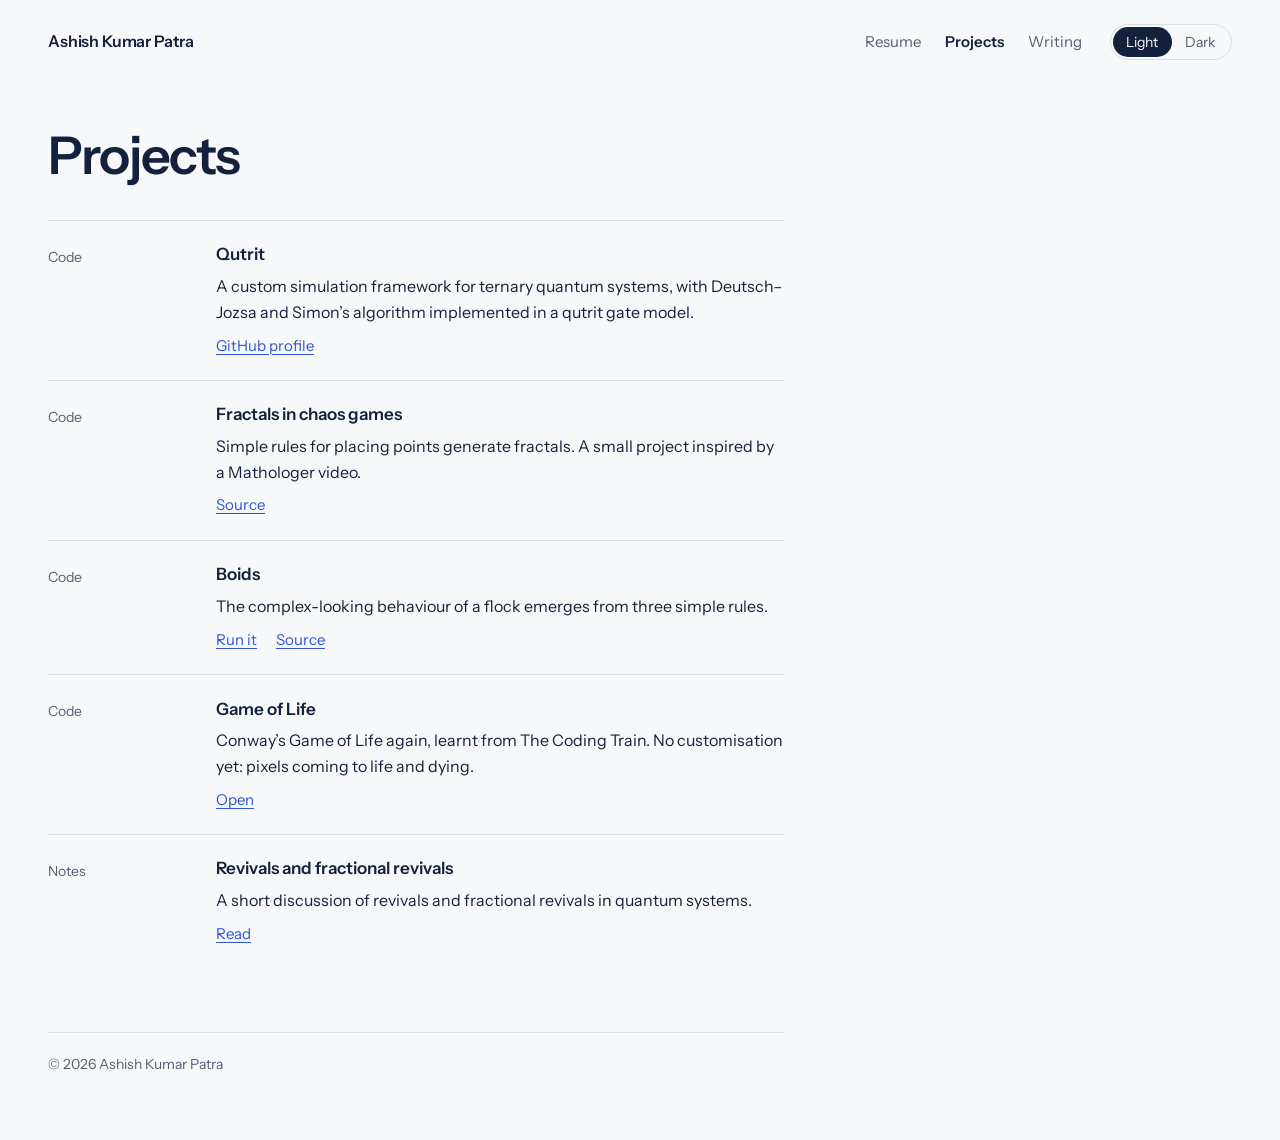
<file: articles/projects.html>
<!DOCTYPE html>
<html lang="en">
<head>
  <meta charset="utf-8">
  <meta name="viewport" content="width=device-width, initial-scale=1">
  <title>Projects | Ashish Kumar Patra</title>
  <meta name="description" content="Code and small projects by Ashish Kumar Patra: simulations, fractals, boids and a qutrit simulator.">
  <meta name="color-scheme" content="light dark">
  <meta property="og:title" content="Projects | Ashish Kumar Patra">
  <meta property="og:description" content="Code and small projects by Ashish Kumar Patra: simulations, fractals, boids and a qutrit simulator.">
  <meta property="og:type" content="website">
  <meta property="og:url" content="https://ashishkp.in/articles/projects.html">
  <script src="../assets/site.js"></script>
  <link rel="icon" href="data:image/svg+xml,%3Csvg xmlns='http://www.w3.org/2000/svg' viewBox='0 0 64 64'%3E%3Crect width='64' height='64' rx='14' fill='%232F55D4'/%3E%3Ctext x='32' y='45' font-family='Georgia,serif' font-size='40' text-anchor='middle' fill='white'%3EA%3C/text%3E%3C/svg%3E">
  <link rel="preconnect" href="https://fonts.googleapis.com">
  <link rel="preconnect" href="https://fonts.gstatic.com" crossorigin>
  <link href="https://fonts.googleapis.com/css2?family=Instrument+Sans:ital,wght@0,400..700;1,400..700&display=swap" rel="stylesheet">
  <link rel="stylesheet" href="../assets/style.css">
</head>

<body>
  <a class="skip" href="#main">Skip to content</a>

  <header class="top">
    <a class="home" href="../index.html">Ashish Kumar Patra</a>
    <div class="top-right">
      <nav aria-label="Pages">
        <ul>
          <li><a href="resume.html">Resume</a></li>
          <li><a href="projects.html" aria-current="page">Projects</a></li>
          <li><a href="writing.html">Writing</a></li>
        </ul>
      </nav>
      <div class="theme" role="group" aria-label="Colour theme">
        <button type="button" data-theme-choice="light" aria-pressed="false">Light</button>
        <button type="button" data-theme-choice="dark" aria-pressed="false">Dark</button>
      </div>
    </div>
  </header>

  <div class="page">
    <main id="main">
      <h1 class="title">Projects</h1>

      <section aria-label="Projects">
<article class="entry">
          <p class="when">Code</p>
          <div class="what">
            <h3>Qutrit</h3>
            <p class="summary">A custom simulation framework for ternary quantum systems, with Deutsch&ndash;Jozsa and Simon&rsquo;s algorithm implemented in a qutrit gate model.</p>
            <p class="links"><a href="https://github.com/ashish-kp" rel="noopener">GitHub profile</a></p>
          </div>
        </article>

<article class="entry">
          <p class="when">Code</p>
          <div class="what">
            <h3>Fractals in chaos games</h3>
            <p class="summary">Simple rules for placing points generate fractals. A small project inspired by a Mathologer video.</p>
            <p class="links"><a href="https://github.com/ashish-kp/fractals_from_chaos_game" rel="noopener">Source</a></p>
          </div>
        </article>

<article class="entry">
          <p class="when">Code</p>
          <div class="what">
            <h3>Boids</h3>
            <p class="summary">The complex-looking behaviour of a flock emerges from three simple rules.</p>
            <p class="links">
              <a href="https://www.glowscript.org/#/user/p.b.ashish786/folder/MyPrograms/program/boids" rel="noopener">Run it</a>
              <a href="https://github.com/ashish-kp/Boids_Boi" rel="noopener">Source</a>
            </p>
          </div>
        </article>

<article class="entry">
          <p class="when">Code</p>
          <div class="what">
            <h3>Game of Life</h3>
            <p class="summary">Conway&rsquo;s Game of Life again, learnt from The Coding Train. No customisation yet: pixels coming to life and dying.</p>
            <p class="links"><a href="../others/game_of_life/the_game.html">Open</a></p>
          </div>
        </article>

<article class="entry">
          <p class="when">Notes</p>
          <div class="what">
            <h3>Revivals and fractional revivals</h3>
            <p class="summary">A short discussion of revivals and fractional revivals in quantum systems.</p>
            <p class="links"><a href="https://drive.google.com/file/d/1EnmGRT3whFDGnIUfVNWVLsKr3d_BPI36/view?usp=sharing" rel="noopener">Read</a></p>
          </div>
        </article>
      </section>

      <footer>
        &copy; 2026 Ashish Kumar Patra
      </footer>
    </main>
  </div>
</body>
</html>
</file>
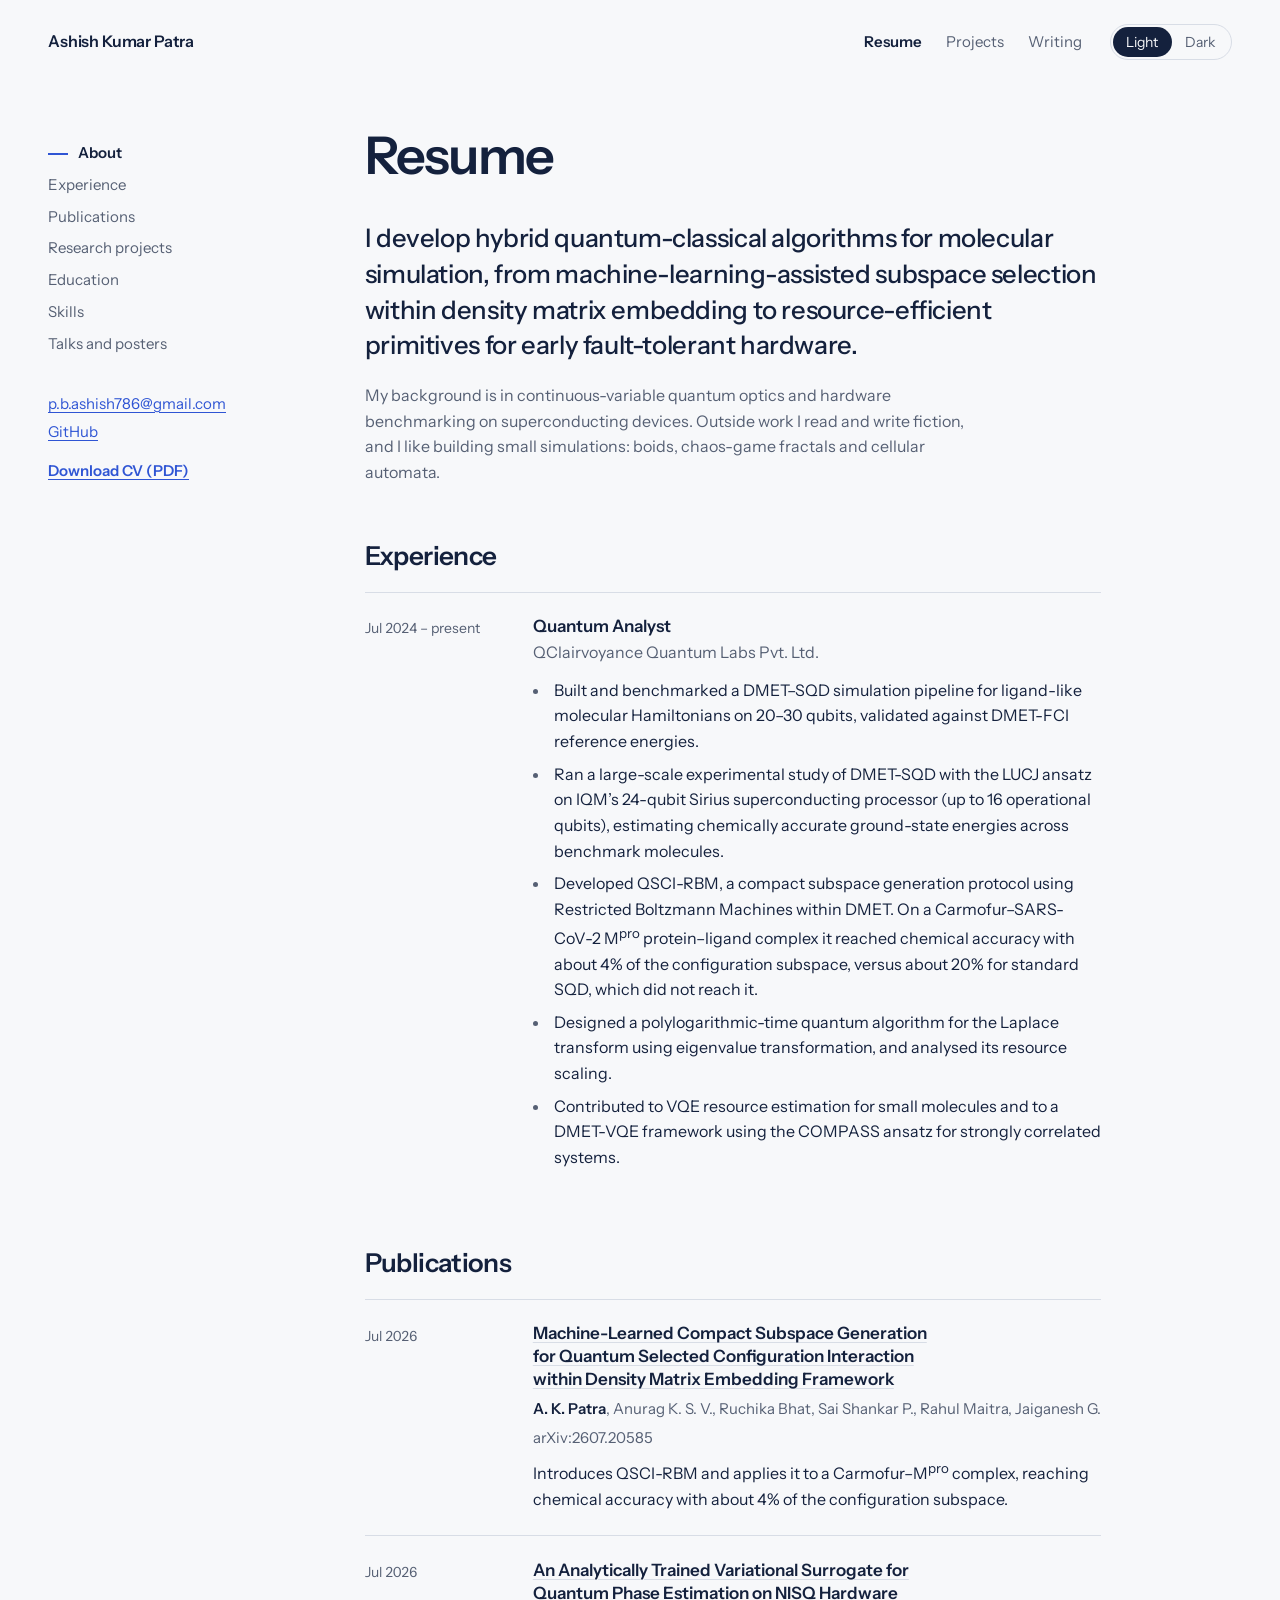
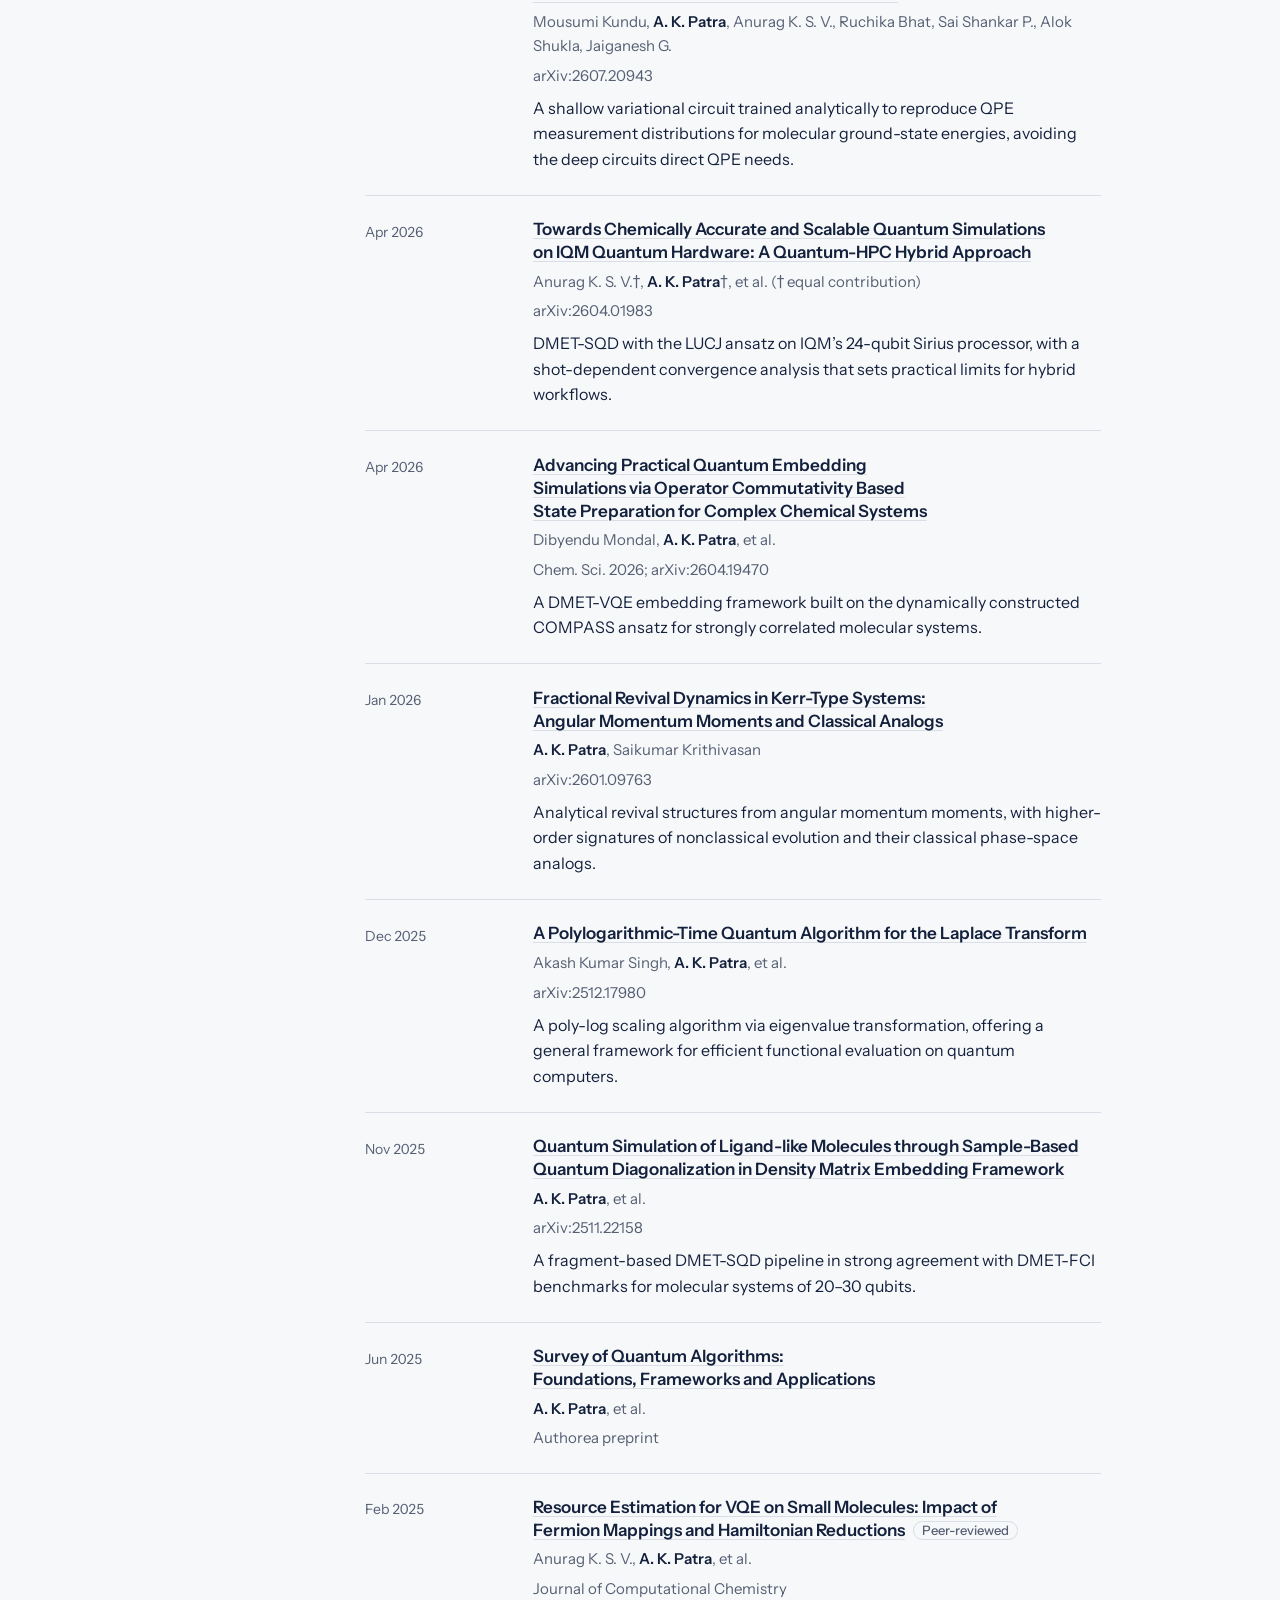
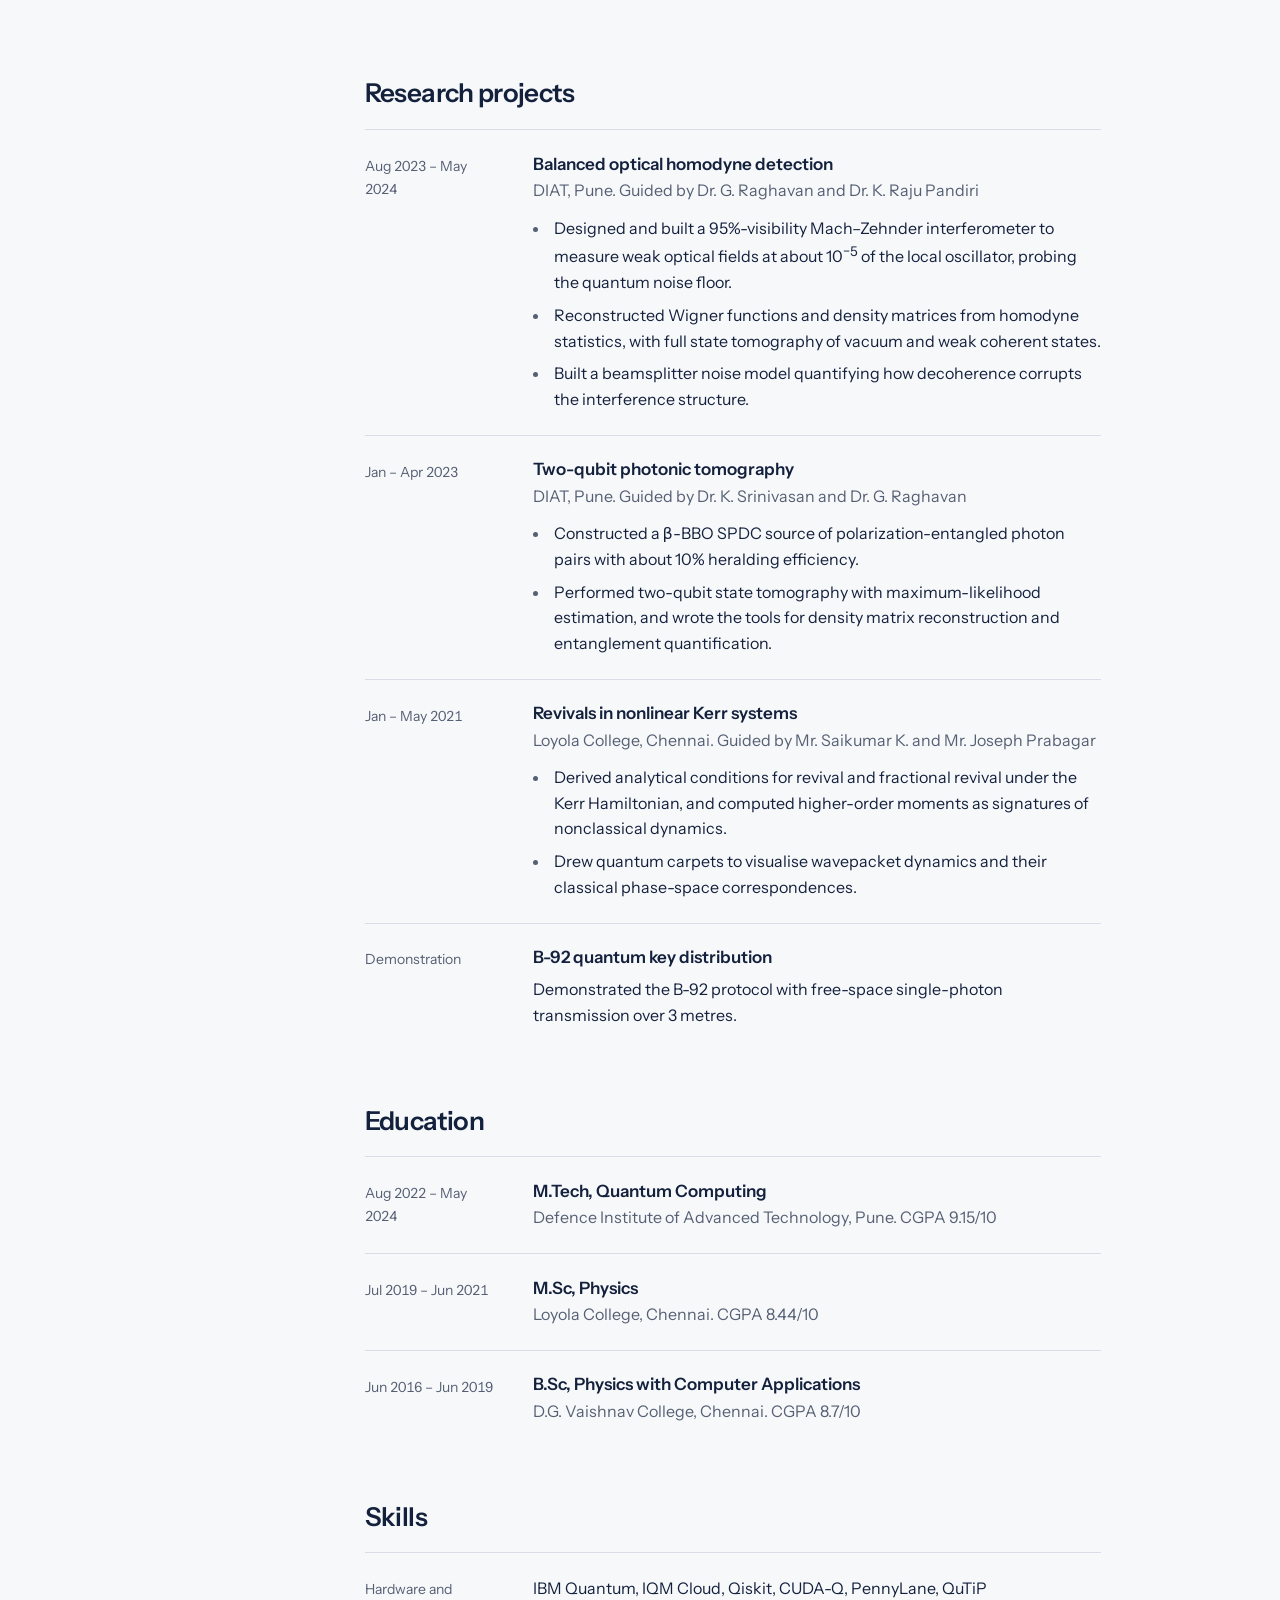
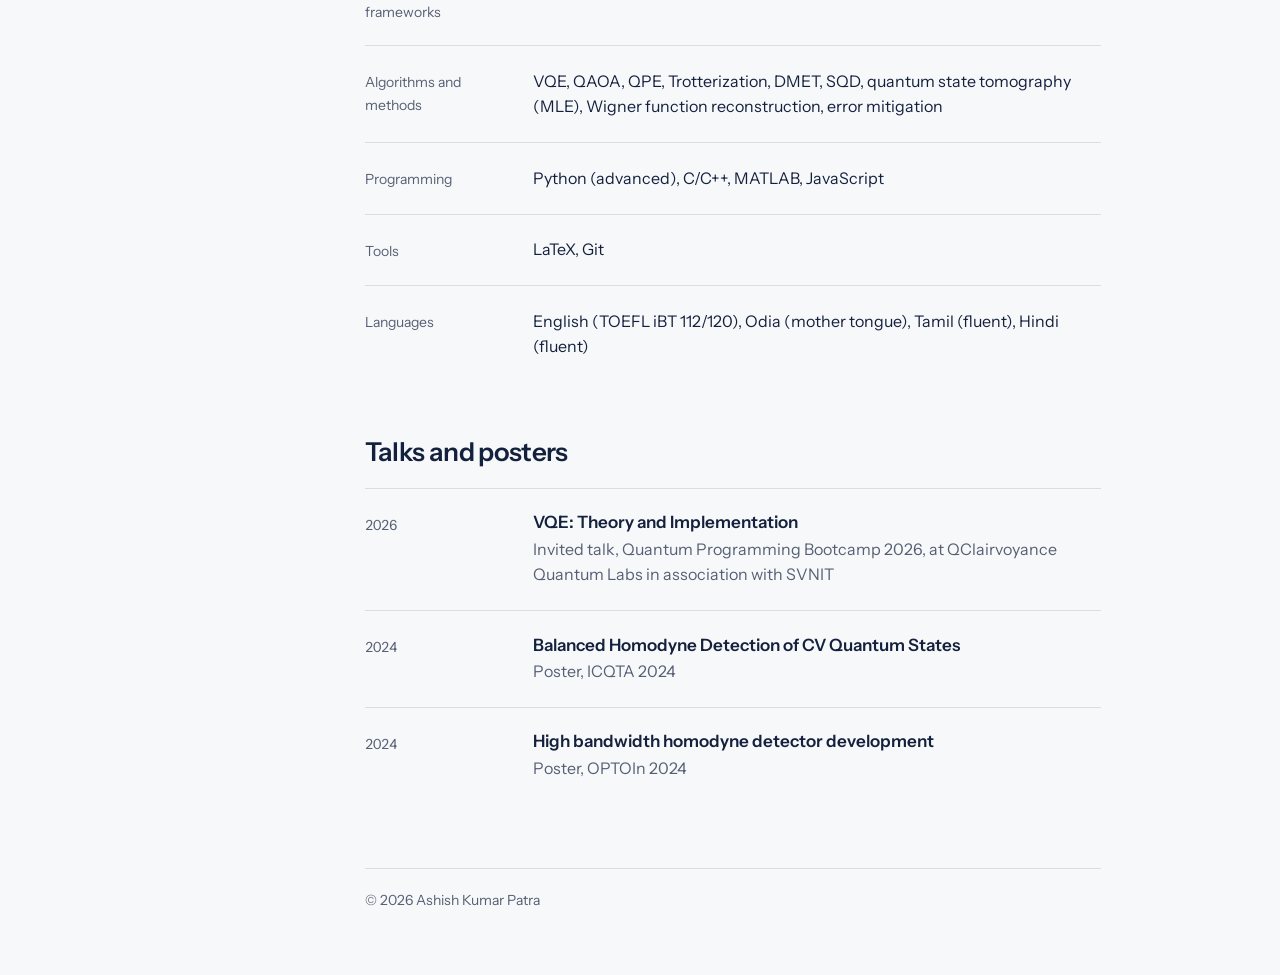
<file: articles/resume.html>
<!DOCTYPE html>
<html lang="en">
<head>
  <meta charset="utf-8">
  <meta name="viewport" content="width=device-width, initial-scale=1">
  <title>Resume | Ashish Kumar Patra</title>
  <meta name="description" content="Experience, publications, research projects, education and skills of Ashish Kumar Patra, a quantum analyst working on molecular simulation.">
  <meta name="color-scheme" content="light dark">
  <meta property="og:title" content="Resume | Ashish Kumar Patra">
  <meta property="og:description" content="Experience, publications, research projects, education and skills of Ashish Kumar Patra, a quantum analyst working on molecular simulation.">
  <meta property="og:type" content="website">
  <meta property="og:url" content="https://ashishkp.in/articles/resume.html">
  <script src="../assets/site.js"></script>
  <link rel="icon" href="data:image/svg+xml,%3Csvg xmlns='http://www.w3.org/2000/svg' viewBox='0 0 64 64'%3E%3Crect width='64' height='64' rx='14' fill='%232F55D4'/%3E%3Ctext x='32' y='45' font-family='Georgia,serif' font-size='40' text-anchor='middle' fill='white'%3EA%3C/text%3E%3C/svg%3E">
  <link rel="preconnect" href="https://fonts.googleapis.com">
  <link rel="preconnect" href="https://fonts.gstatic.com" crossorigin>
  <link href="https://fonts.googleapis.com/css2?family=Instrument+Sans:ital,wght@0,400..700;1,400..700&display=swap" rel="stylesheet">
  <link rel="stylesheet" href="../assets/style.css">
</head>

<body>
  <a class="skip" href="#main">Skip to content</a>

  <header class="top">
    <a class="home" href="../index.html">Ashish Kumar Patra</a>
    <div class="top-right">
      <nav aria-label="Pages">
        <ul>
          <li><a href="resume.html" aria-current="page">Resume</a></li>
          <li><a href="projects.html">Projects</a></li>
          <li><a href="writing.html">Writing</a></li>
        </ul>
      </nav>
      <div class="theme" role="group" aria-label="Colour theme">
        <button type="button" data-theme-choice="light" aria-pressed="false">Light</button>
        <button type="button" data-theme-choice="dark" aria-pressed="false">Dark</button>
      </div>
    </div>
  </header>

  <div class="page">
    <div class="layout">
      <aside class="side">
        <nav aria-label="On this page">
          <ul class="nav">
            <li><a href="#about">About</a></li>
            <li><a href="#experience">Experience</a></li>
            <li><a href="#publications">Publications</a></li>
            <li><a href="#research">Research projects</a></li>
            <li><a href="#education">Education</a></li>
            <li><a href="#skills">Skills</a></li>
            <li><a href="#talks">Talks and posters</a></li>
          </ul>
        </nav>

        <ul class="contact">
          <li><a href="mailto:p.b.ashish786@gmail.com">p.b.ashish786@gmail.com</a></li>
          <li><a href="https://github.com/ashish-kp" rel="noopener">GitHub</a></li>
          <!-- Add when ready:
          <li><a href="YOUR_GOOGLE_SCHOLAR_URL" rel="noopener">Google Scholar</a></li>
          <li><a href="YOUR_LINKEDIN_URL" rel="noopener">LinkedIn</a></li>
          -->
          <li class="cv"><a href="../assets/Ashish_Resume_Oct_2026_Updated.pdf">Download CV (PDF)</a></li>
        </ul>
      </aside>

      <main id="main">
        <h1 class="title">Resume</h1>

      <section id="about" class="about" aria-label="About">
              <p class="lede">I develop hybrid quantum-classical algorithms for molecular simulation, from machine-learning-assisted subspace selection within density matrix embedding to resource-efficient primitives for early fault-tolerant hardware.</p>
              <p>My background is in continuous-variable quantum optics and hardware benchmarking on superconducting devices. Outside work I read and write fiction, and I like building small simulations: boids, chaos-game fractals and cellular automata.</p>
            </section>

      <section id="experience" aria-labelledby="h-experience">
              <h2 id="h-experience">Experience</h2>
              <article class="entry">
                <p class="when">Jul 2024 &ndash; present</p>
                <div class="what">
                  <h3>Quantum Analyst</h3>
                  <p class="where">QClairvoyance Quantum Labs Pvt. Ltd.</p>
                  <ul>
                    <li>Built and benchmarked a DMET&ndash;SQD simulation pipeline for ligand-like molecular Hamiltonians on 20&ndash;30 qubits, validated against DMET-FCI reference energies.</li>
                    <li>Ran a large-scale experimental study of DMET-SQD with the LUCJ ansatz on IQM&rsquo;s 24-qubit Sirius superconducting processor (up to 16 operational qubits), estimating chemically accurate ground-state energies across benchmark molecules.</li>
                    <li>Developed QSCI-RBM, a compact subspace generation protocol using Restricted Boltzmann Machines within DMET. On a Carmofur&ndash;SARS-CoV-2 M<sup>pro</sup> protein&ndash;ligand complex it reached chemical accuracy with about 4% of the configuration subspace, versus about 20% for standard SQD, which did not reach it.</li>
                    <li>Designed a polylogarithmic-time quantum algorithm for the Laplace transform using eigenvalue transformation, and analysed its resource scaling.</li>
                    <li>Contributed to VQE resource estimation for small molecules and to a DMET-VQE framework using the COMPASS ansatz for strongly correlated systems.</li>
                  </ul>
                </div>
              </article>
            </section>

      <section id="publications" aria-labelledby="h-publications">
              <h2 id="h-publications">Publications</h2>

              <article class="entry">
                <p class="when">Jul 2026</p>
                <div class="what">
                  <h3><a href="https://arxiv.org/abs/2607.20585" rel="noopener">Machine-Learned Compact Subspace Generation for Quantum Selected Configuration Interaction within Density Matrix Embedding Framework</a></h3>
                  <p class="meta"><strong>A. K. Patra</strong>, Anurag K. S. V., Ruchika Bhat, Sai Shankar P., Rahul Maitra, Jaiganesh G.</p>
                  <p class="meta">arXiv:2607.20585</p>
                  <p class="summary">Introduces QSCI-RBM and applies it to a Carmofur&ndash;M<sup>pro</sup> complex, reaching chemical accuracy with about 4% of the configuration subspace.</p>
                </div>
              </article>

              <article class="entry">
                <p class="when">Jul 2026</p>
                <div class="what">
                  <h3><a href="https://arxiv.org/abs/2607.20943" rel="noopener">An Analytically Trained Variational Surrogate for Quantum Phase Estimation on NISQ Hardware</a></h3>
                  <p class="meta">Mousumi Kundu, <strong>A. K. Patra</strong>, Anurag K. S. V., Ruchika Bhat, Sai Shankar P., Alok Shukla, Jaiganesh G.</p>
                  <p class="meta">arXiv:2607.20943</p>
                  <p class="summary">A shallow variational circuit trained analytically to reproduce QPE measurement distributions for molecular ground-state energies, avoiding the deep circuits direct QPE needs.</p>
                </div>
              </article>

              <article class="entry">
                <p class="when">Apr 2026</p>
                <div class="what">
                  <h3><a href="https://arxiv.org/abs/2604.01983" rel="noopener">Towards Chemically Accurate and Scalable Quantum Simulations on IQM Quantum Hardware: A Quantum-HPC Hybrid Approach</a></h3>
                  <p class="meta">Anurag K. S. V.&dagger;, <strong>A. K. Patra</strong>&dagger;, et al. (&dagger; equal contribution)</p>
                  <p class="meta">arXiv:2604.01983</p>
                  <p class="summary">DMET-SQD with the LUCJ ansatz on IQM&rsquo;s 24-qubit Sirius processor, with a shot-dependent convergence analysis that sets practical limits for hybrid workflows.</p>
                </div>
              </article>

              <article class="entry">
                <p class="when">Apr 2026</p>
                <div class="what">
                  <h3><a href="https://arxiv.org/abs/2604.19470" rel="noopener">Advancing Practical Quantum Embedding Simulations via Operator Commutativity Based State Preparation for Complex Chemical Systems</a></h3>
                  <p class="meta">Dibyendu Mondal, <strong>A. K. Patra</strong>, et al.</p>
                  <p class="meta">Chem. Sci. 2026; arXiv:2604.19470</p>
                  <p class="summary">A DMET-VQE embedding framework built on the dynamically constructed COMPASS ansatz for strongly correlated molecular systems.</p>
                </div>
              </article>

              <article class="entry">
                <p class="when">Jan 2026</p>
                <div class="what">
                  <h3><a href="https://arxiv.org/abs/2601.09763" rel="noopener">Fractional Revival Dynamics in Kerr-Type Systems: Angular Momentum Moments and Classical Analogs</a></h3>
                  <p class="meta"><strong>A. K. Patra</strong>, Saikumar Krithivasan</p>
                  <p class="meta">arXiv:2601.09763</p>
                  <p class="summary">Analytical revival structures from angular momentum moments, with higher-order signatures of nonclassical evolution and their classical phase-space analogs.</p>
                </div>
              </article>

              <article class="entry">
                <p class="when">Dec 2025</p>
                <div class="what">
                  <h3><a href="https://arxiv.org/abs/2512.17980" rel="noopener">A Polylogarithmic-Time Quantum Algorithm for the Laplace Transform</a></h3>
                  <p class="meta">Akash Kumar Singh, <strong>A. K. Patra</strong>, et al.</p>
                  <p class="meta">arXiv:2512.17980</p>
                  <p class="summary">A poly-log scaling algorithm via eigenvalue transformation, offering a general framework for efficient functional evaluation on quantum computers.</p>
                </div>
              </article>

              <article class="entry">
                <p class="when">Nov 2025</p>
                <div class="what">
                  <h3><a href="https://arxiv.org/abs/2511.22158" rel="noopener">Quantum Simulation of Ligand-like Molecules through Sample-Based Quantum Diagonalization in Density Matrix Embedding Framework</a></h3>
                  <p class="meta"><strong>A. K. Patra</strong>, et al.</p>
                  <p class="meta">arXiv:2511.22158</p>
                  <p class="summary">A fragment-based DMET-SQD pipeline in strong agreement with DMET-FCI benchmarks for molecular systems of 20&ndash;30 qubits.</p>
                </div>
              </article>

              <article class="entry">
                <p class="when">Jun 2025</p>
                <div class="what">
                  <h3><a href="https://doi.org/10.22541/au.176341037.72812424/v1" rel="noopener">Survey of Quantum Algorithms: Foundations, Frameworks and Applications</a></h3>
                  <p class="meta"><strong>A. K. Patra</strong>, et al.</p>
                  <p class="meta">Authorea preprint</p>
                </div>
              </article>

              <article class="entry">
                <p class="when">Feb 2025</p>
                <div class="what">
                  <h3><a href="https://doi.org/10.1002/jcc.70379" rel="noopener">Resource Estimation for VQE on Small Molecules: Impact of Fermion Mappings and Hamiltonian Reductions</a><span class="tag">Peer-reviewed</span></h3>
                  <p class="meta">Anurag K. S. V., <strong>A. K. Patra</strong>, et al.</p>
                  <p class="meta">Journal of Computational Chemistry</p>
                </div>
              </article>
            </section>

      <section id="research" aria-labelledby="h-research">
              <h2 id="h-research">Research projects</h2>

              <article class="entry">
                <p class="when">Aug 2023 &ndash; May 2024</p>
                <div class="what">
                  <h3>Balanced optical homodyne detection</h3>
                  <p class="where">DIAT, Pune. Guided by Dr. G. Raghavan and Dr. K. Raju Pandiri</p>
                  <ul>
                    <li>Designed and built a 95%-visibility Mach&ndash;Zehnder interferometer to measure weak optical fields at about 10<sup>&minus;5</sup> of the local oscillator, probing the quantum noise floor.</li>
                    <li>Reconstructed Wigner functions and density matrices from homodyne statistics, with full state tomography of vacuum and weak coherent states.</li>
                    <li>Built a beamsplitter noise model quantifying how decoherence corrupts the interference structure.</li>
                  </ul>
                </div>
              </article>

              <article class="entry">
                <p class="when">Jan &ndash; Apr 2023</p>
                <div class="what">
                  <h3>Two-qubit photonic tomography</h3>
                  <p class="where">DIAT, Pune. Guided by Dr. K. Srinivasan and Dr. G. Raghavan</p>
                  <ul>
                    <li>Constructed a &beta;-BBO SPDC source of polarization-entangled photon pairs with about 10% heralding efficiency.</li>
                    <li>Performed two-qubit state tomography with maximum-likelihood estimation, and wrote the tools for density matrix reconstruction and entanglement quantification.</li>
                  </ul>
                </div>
              </article>

              <article class="entry">
                <p class="when">Jan &ndash; May 2021</p>
                <div class="what">
                  <h3>Revivals in nonlinear Kerr systems</h3>
                  <p class="where">Loyola College, Chennai. Guided by Mr. Saikumar K. and Mr. Joseph Prabagar</p>
                  <ul>
                    <li>Derived analytical conditions for revival and fractional revival under the Kerr Hamiltonian, and computed higher-order moments as signatures of nonclassical dynamics.</li>
                    <li>Drew quantum carpets to visualise wavepacket dynamics and their classical phase-space correspondences.</li>
                  </ul>
                </div>
              </article>

              <article class="entry">
                <p class="when">Demonstration</p>
                <div class="what">
                  <h3>B-92 quantum key distribution</h3>
                  <p class="summary">Demonstrated the B-92 protocol with free-space single-photon transmission over 3 metres.</p>
                </div>
              </article>
            </section>

      <section id="education" aria-labelledby="h-education">
              <h2 id="h-education">Education</h2>

              <article class="entry">
                <p class="when">Aug 2022 &ndash; May 2024</p>
                <div class="what">
                  <h3>M.Tech, Quantum Computing</h3>
                  <p class="where">Defence Institute of Advanced Technology, Pune. CGPA 9.15/10</p>
                </div>
              </article>

              <article class="entry">
                <p class="when">Jul 2019 &ndash; Jun 2021</p>
                <div class="what">
                  <h3>M.Sc, Physics</h3>
                  <p class="where">Loyola College, Chennai. CGPA 8.44/10</p>
                </div>
              </article>

              <article class="entry">
                <p class="when">Jun 2016 &ndash; Jun 2019</p>
                <div class="what">
                  <h3>B.Sc, Physics with Computer Applications</h3>
                  <p class="where">D.G. Vaishnav College, Chennai. CGPA 8.7/10</p>
                </div>
              </article>
            </section>

      <section id="skills" aria-labelledby="h-skills">
              <h2 id="h-skills">Skills</h2>

              <article class="entry">
                <p class="when">Hardware and frameworks</p>
                <div class="what"><p class="summary" style="margin-top:0">IBM Quantum, IQM Cloud, Qiskit, CUDA-Q, PennyLane, QuTiP</p></div>
              </article>
              <article class="entry">
                <p class="when">Algorithms and methods</p>
                <div class="what"><p class="summary" style="margin-top:0">VQE, QAOA, QPE, Trotterization, DMET, SQD, quantum state tomography (MLE), Wigner function reconstruction, error mitigation</p></div>
              </article>
              <article class="entry">
                <p class="when">Programming</p>
                <div class="what"><p class="summary" style="margin-top:0">Python (advanced), C/C++, MATLAB, JavaScript</p></div>
              </article>
              <article class="entry">
                <p class="when">Tools</p>
                <div class="what"><p class="summary" style="margin-top:0">LaTeX, Git</p></div>
              </article>
              <article class="entry">
                <p class="when">Languages</p>
                <div class="what"><p class="summary" style="margin-top:0">English (TOEFL iBT 112/120), Odia (mother tongue), Tamil (fluent), Hindi (fluent)</p></div>
              </article>
            </section>

      <section id="talks" aria-labelledby="h-talks">
              <h2 id="h-talks">Talks and posters</h2>

              <article class="entry">
                <p class="when">2026</p>
                <div class="what">
                  <h3>VQE: Theory and Implementation</h3>
                  <p class="where">Invited talk, Quantum Programming Bootcamp 2026, at QClairvoyance Quantum Labs in association with SVNIT</p>
                </div>
              </article>
              <article class="entry">
                <p class="when">2024</p>
                <div class="what">
                  <h3>Balanced Homodyne Detection of CV Quantum States</h3>
                  <p class="where">Poster, ICQTA 2024</p>
                </div>
              </article>
              <article class="entry">
                <p class="when">2024</p>
                <div class="what">
                  <h3>High bandwidth homodyne detector development</h3>
                  <p class="where">Poster, OPTOIn 2024</p>
                </div>
              </article>
            </section>

      <footer>
        &copy; 2026 Ashish Kumar Patra
      </footer>
      </main>
    </div>
  </div>
</body>
</html>
</file>
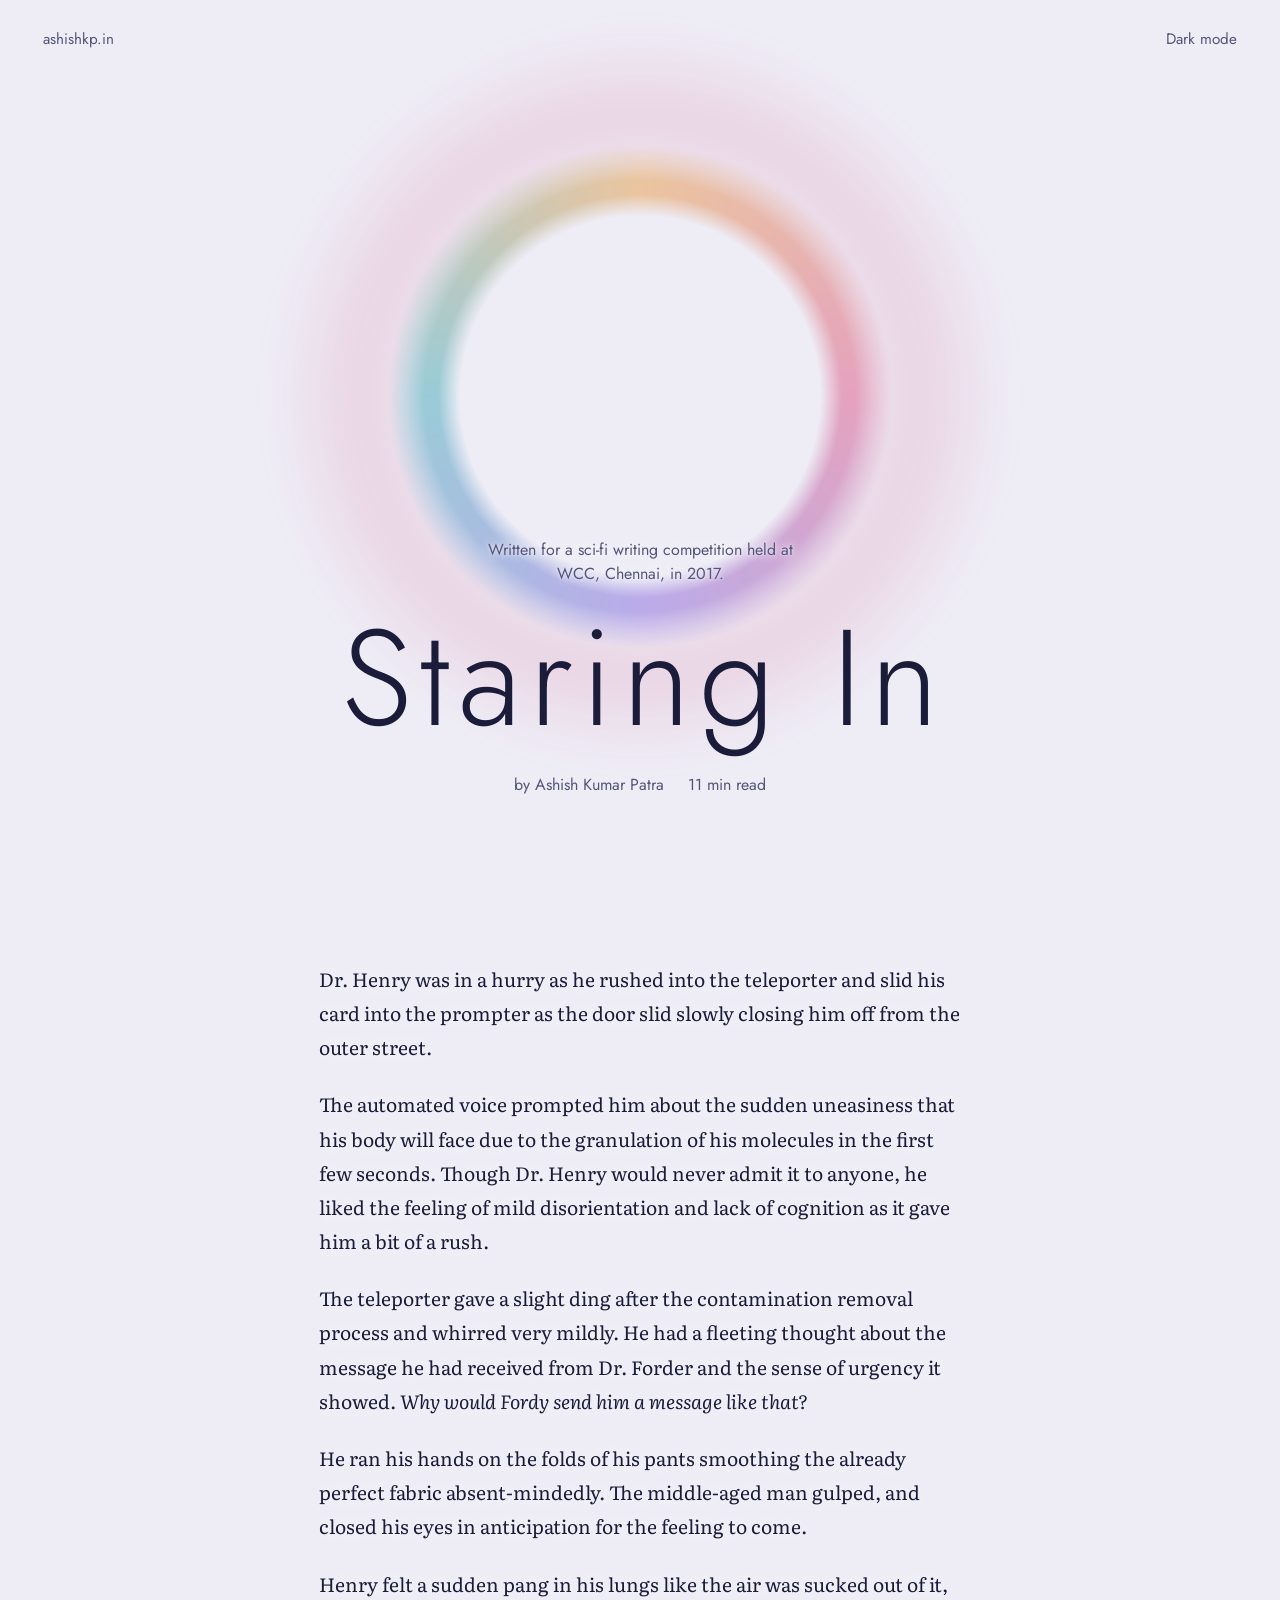
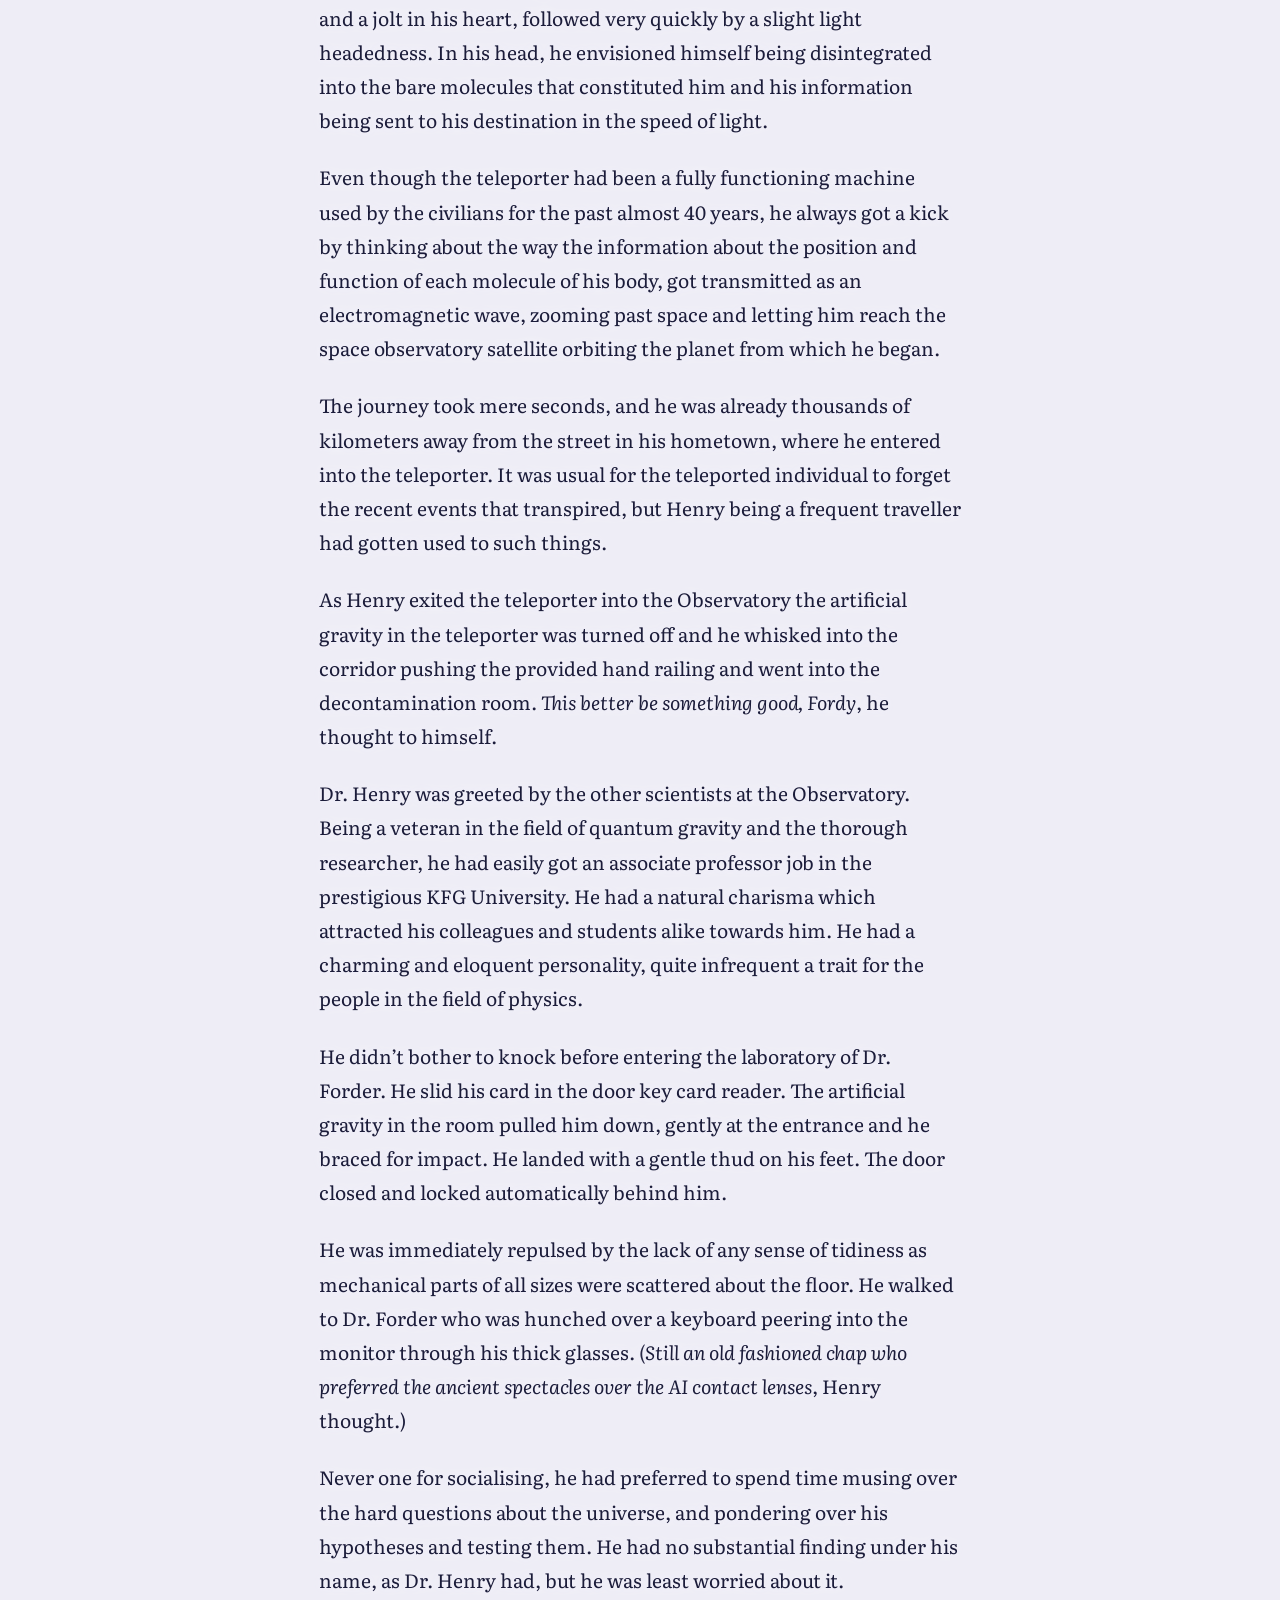
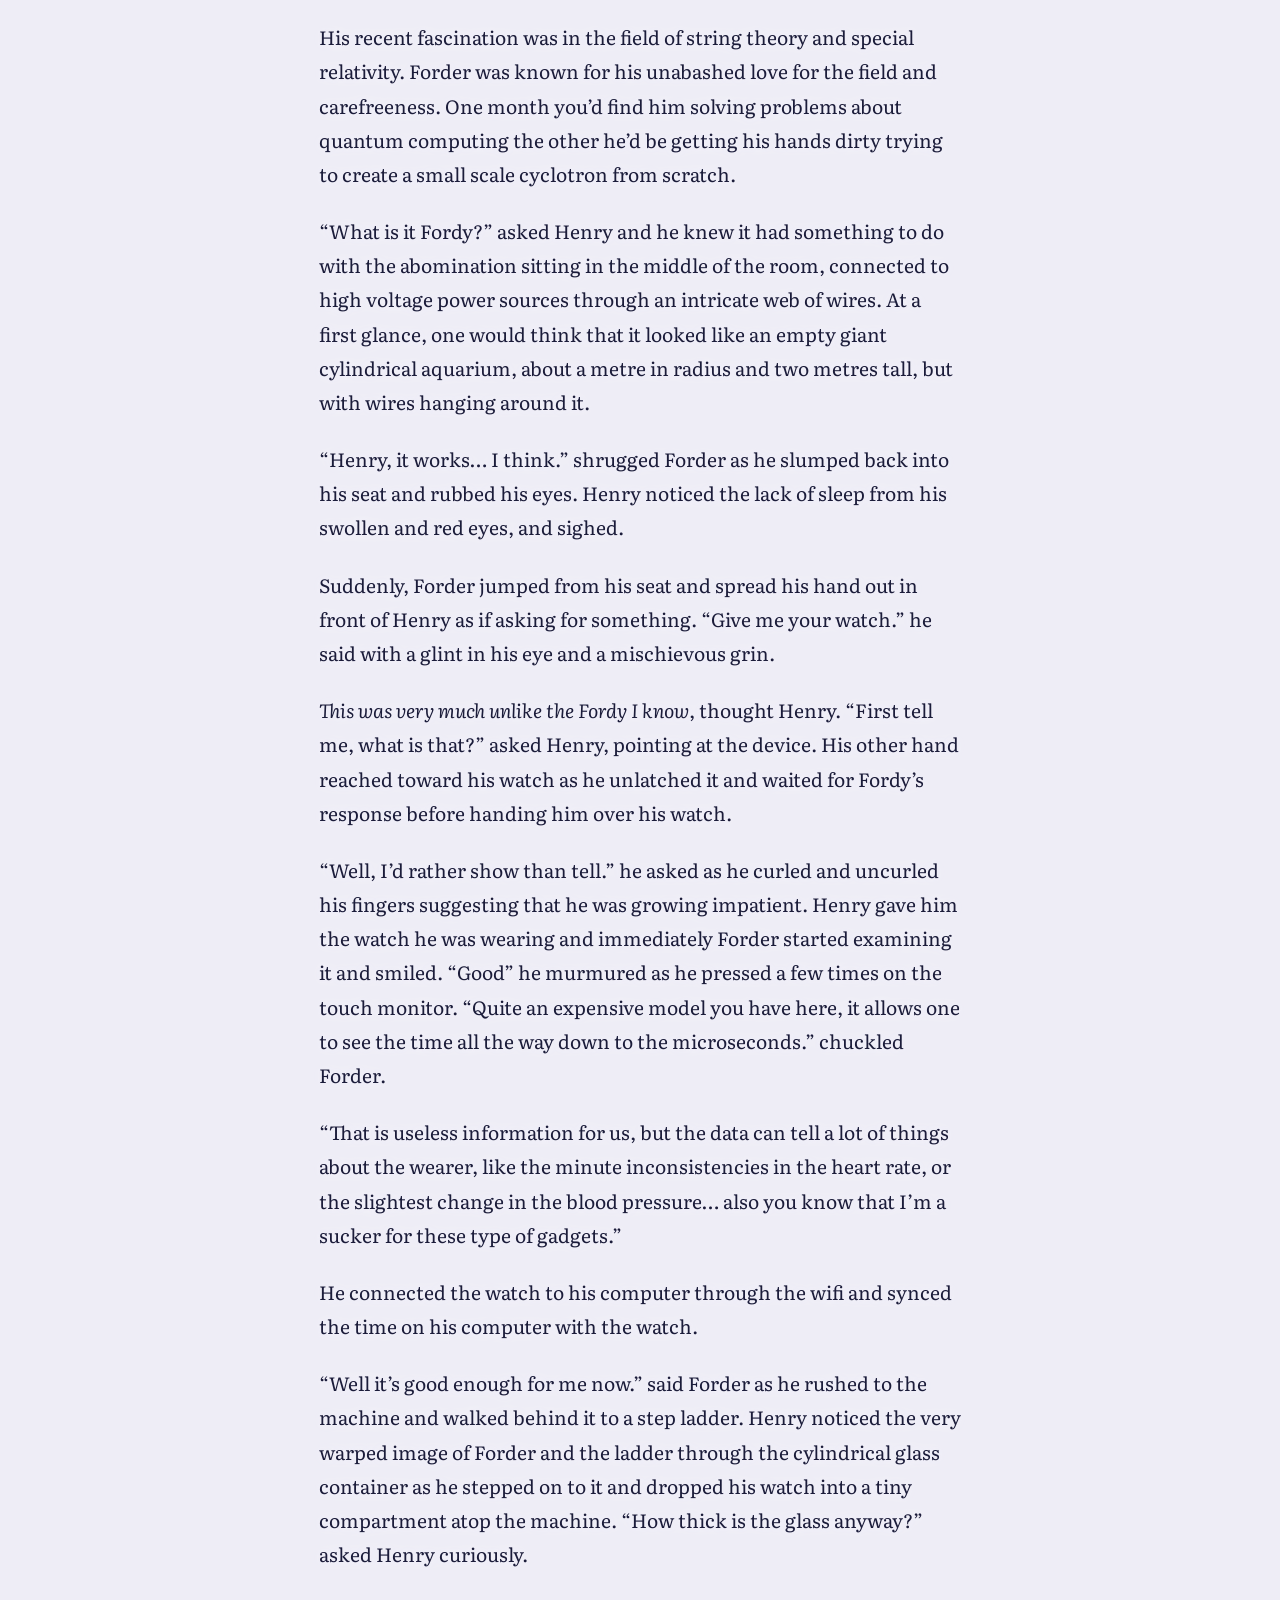
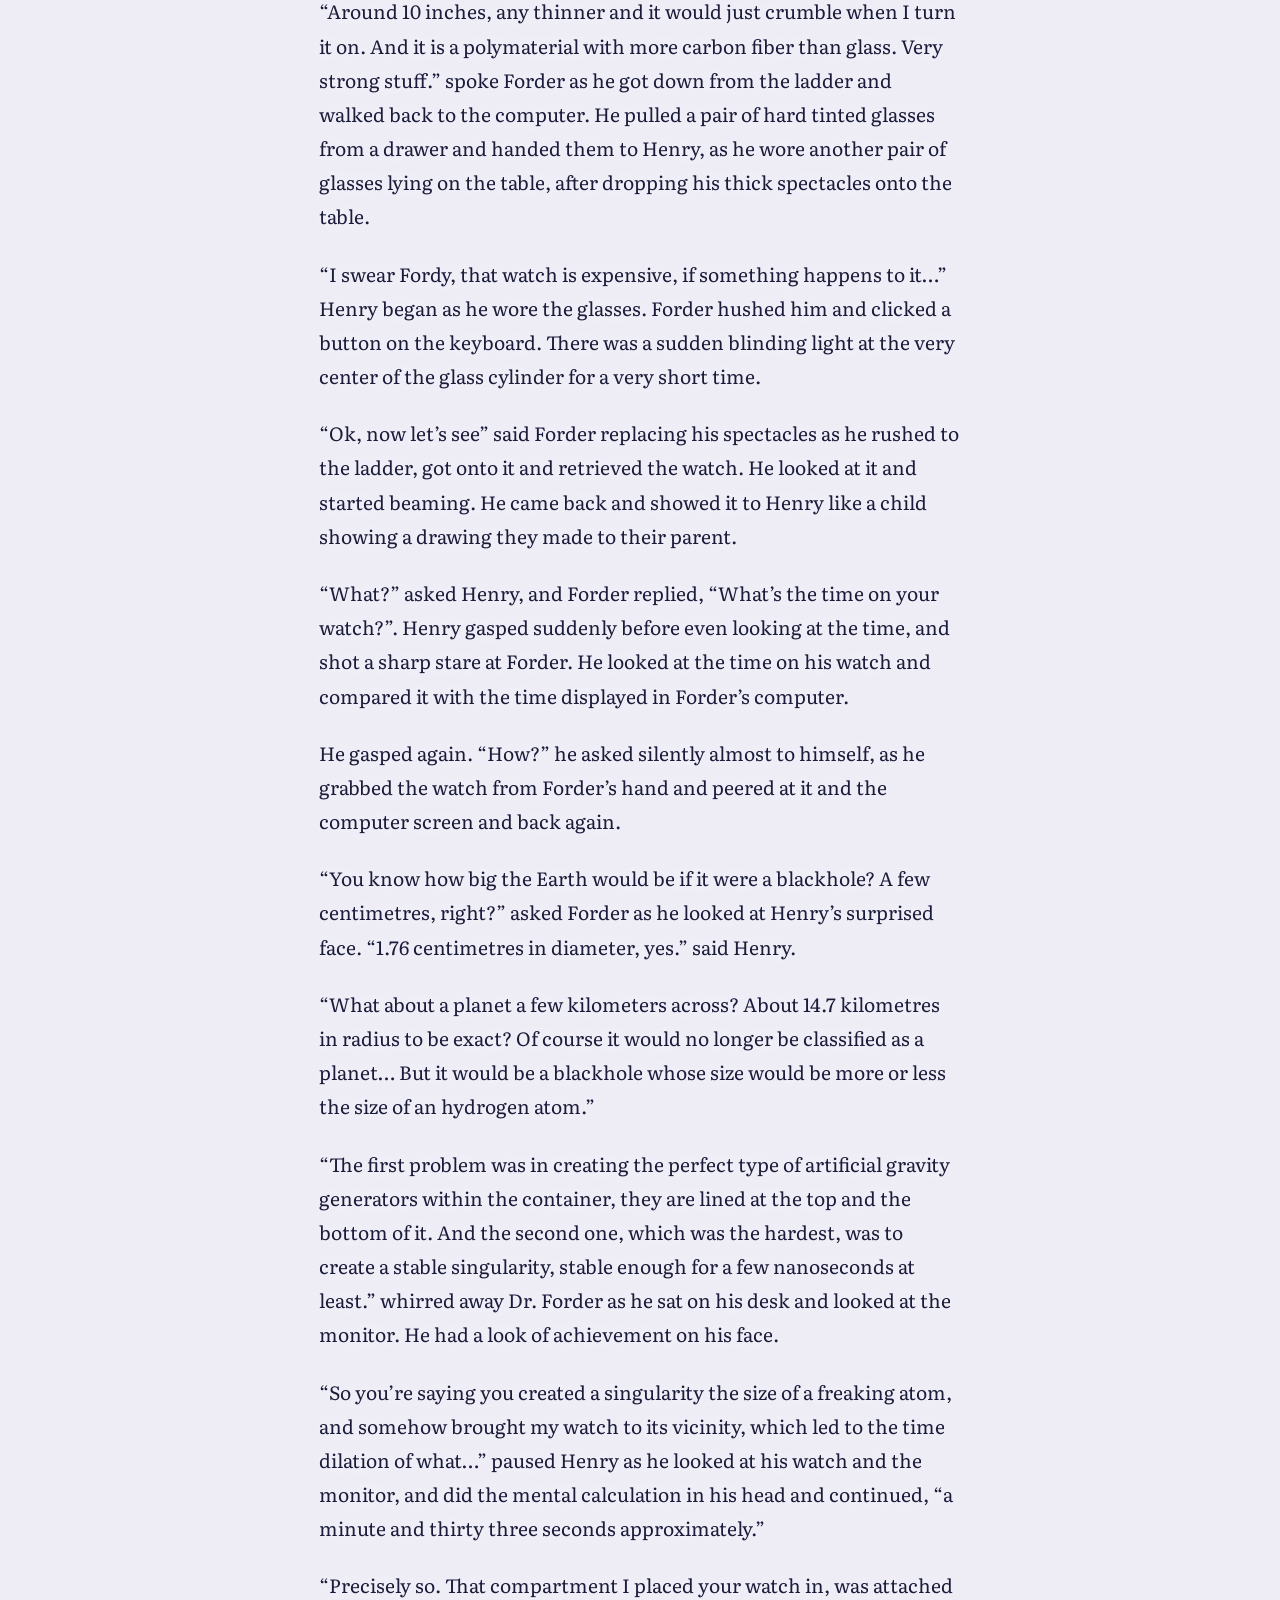
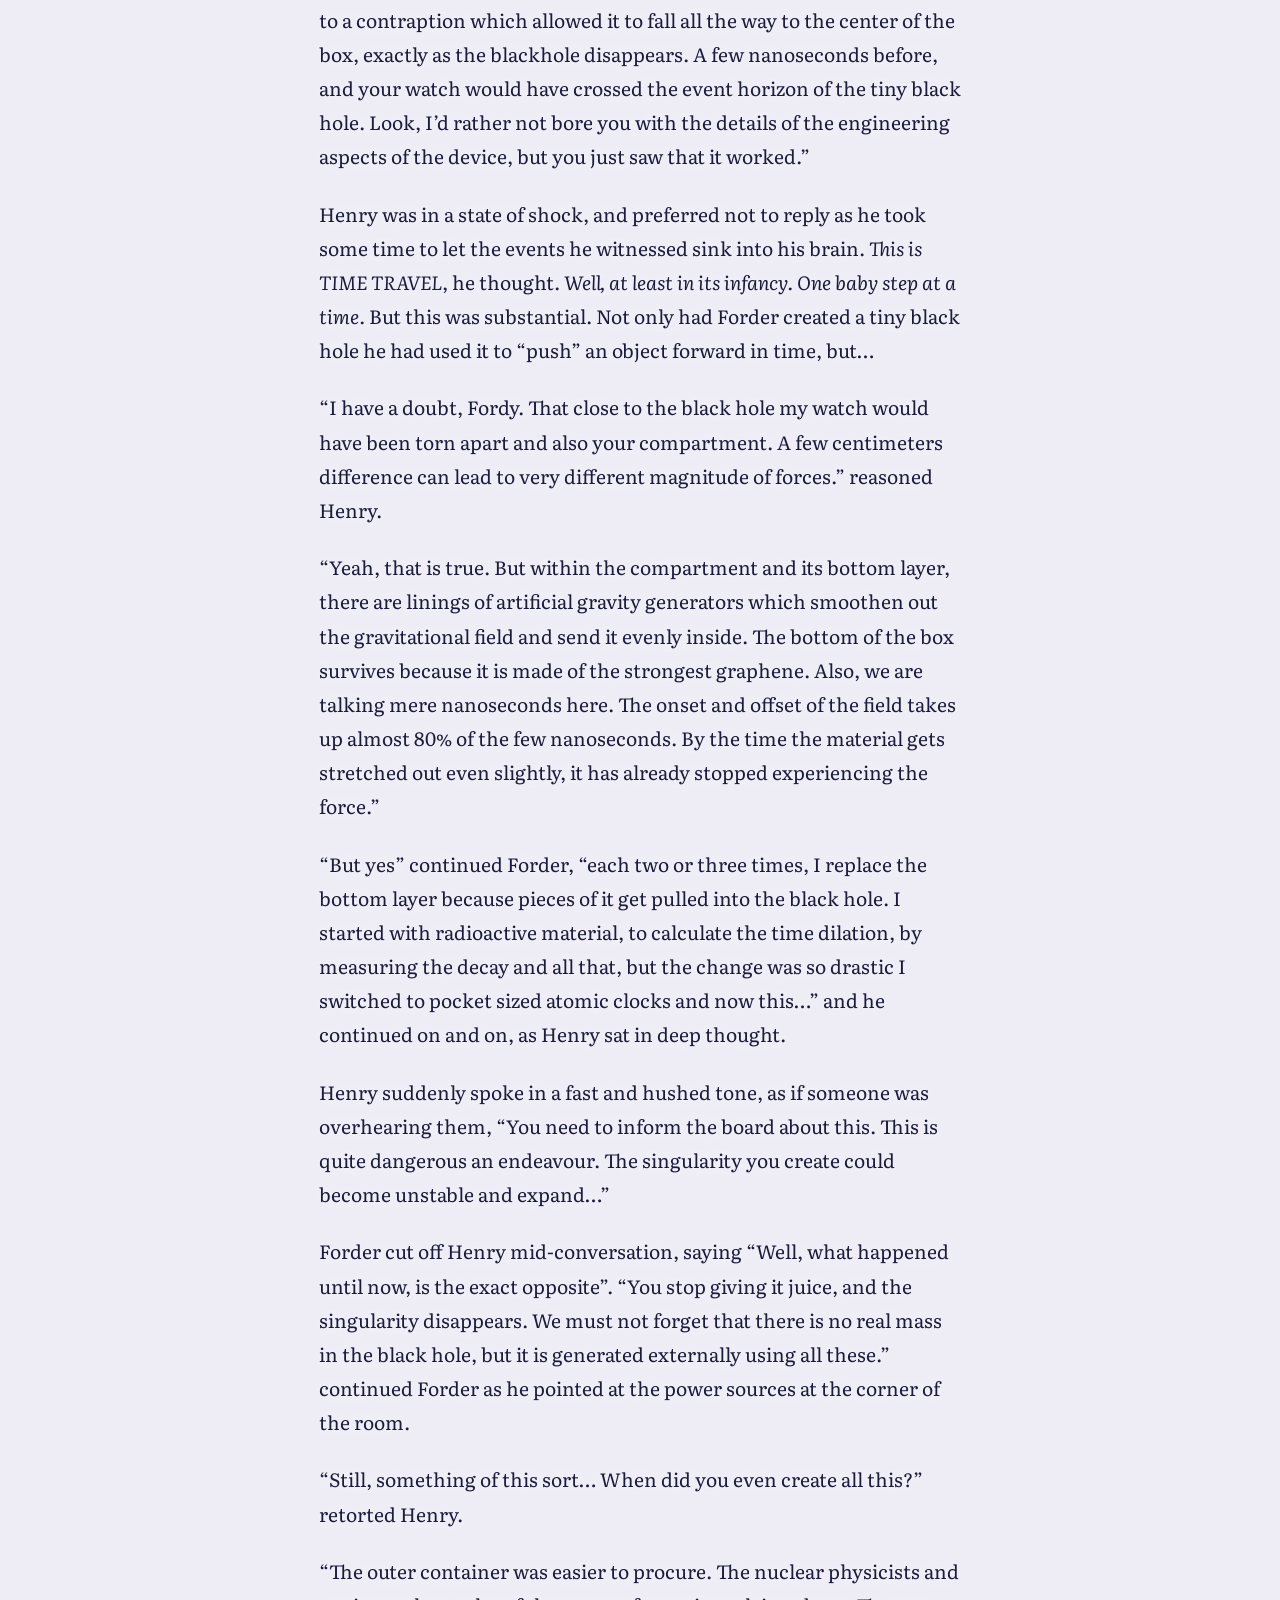
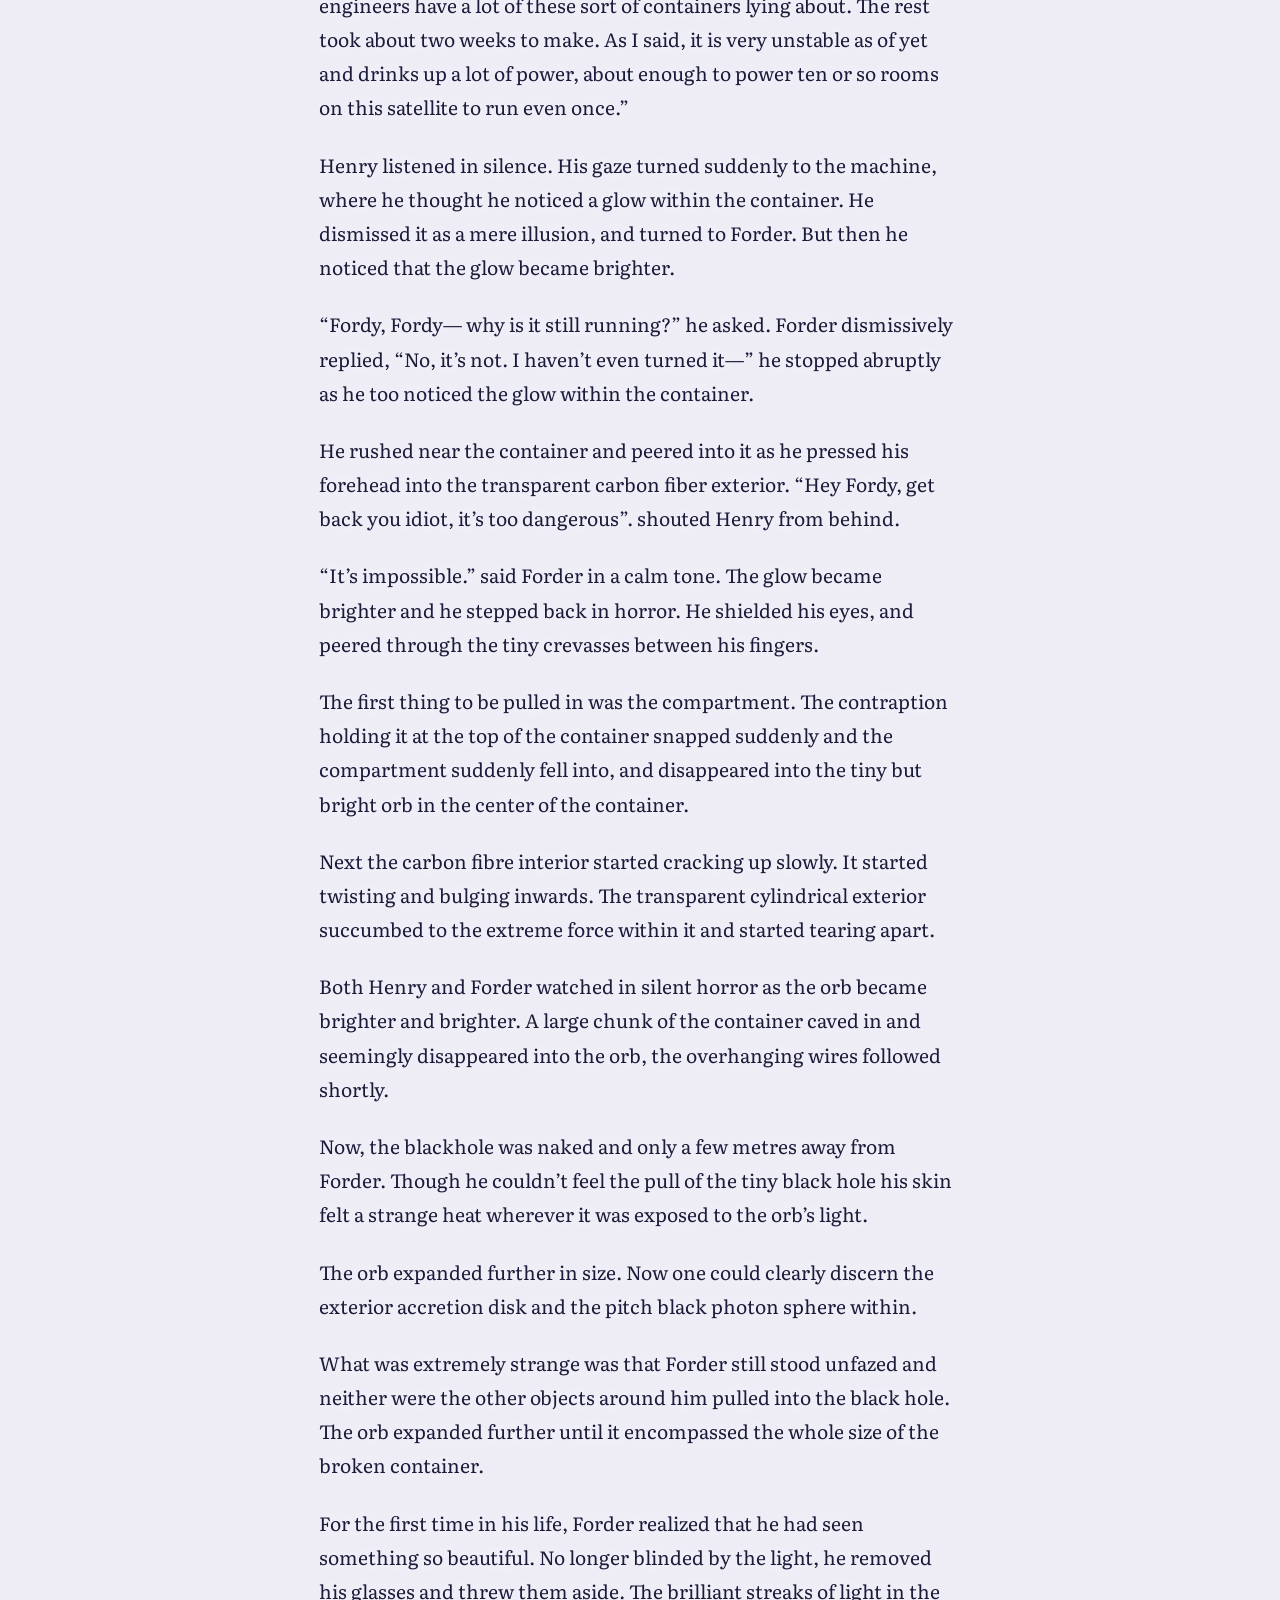
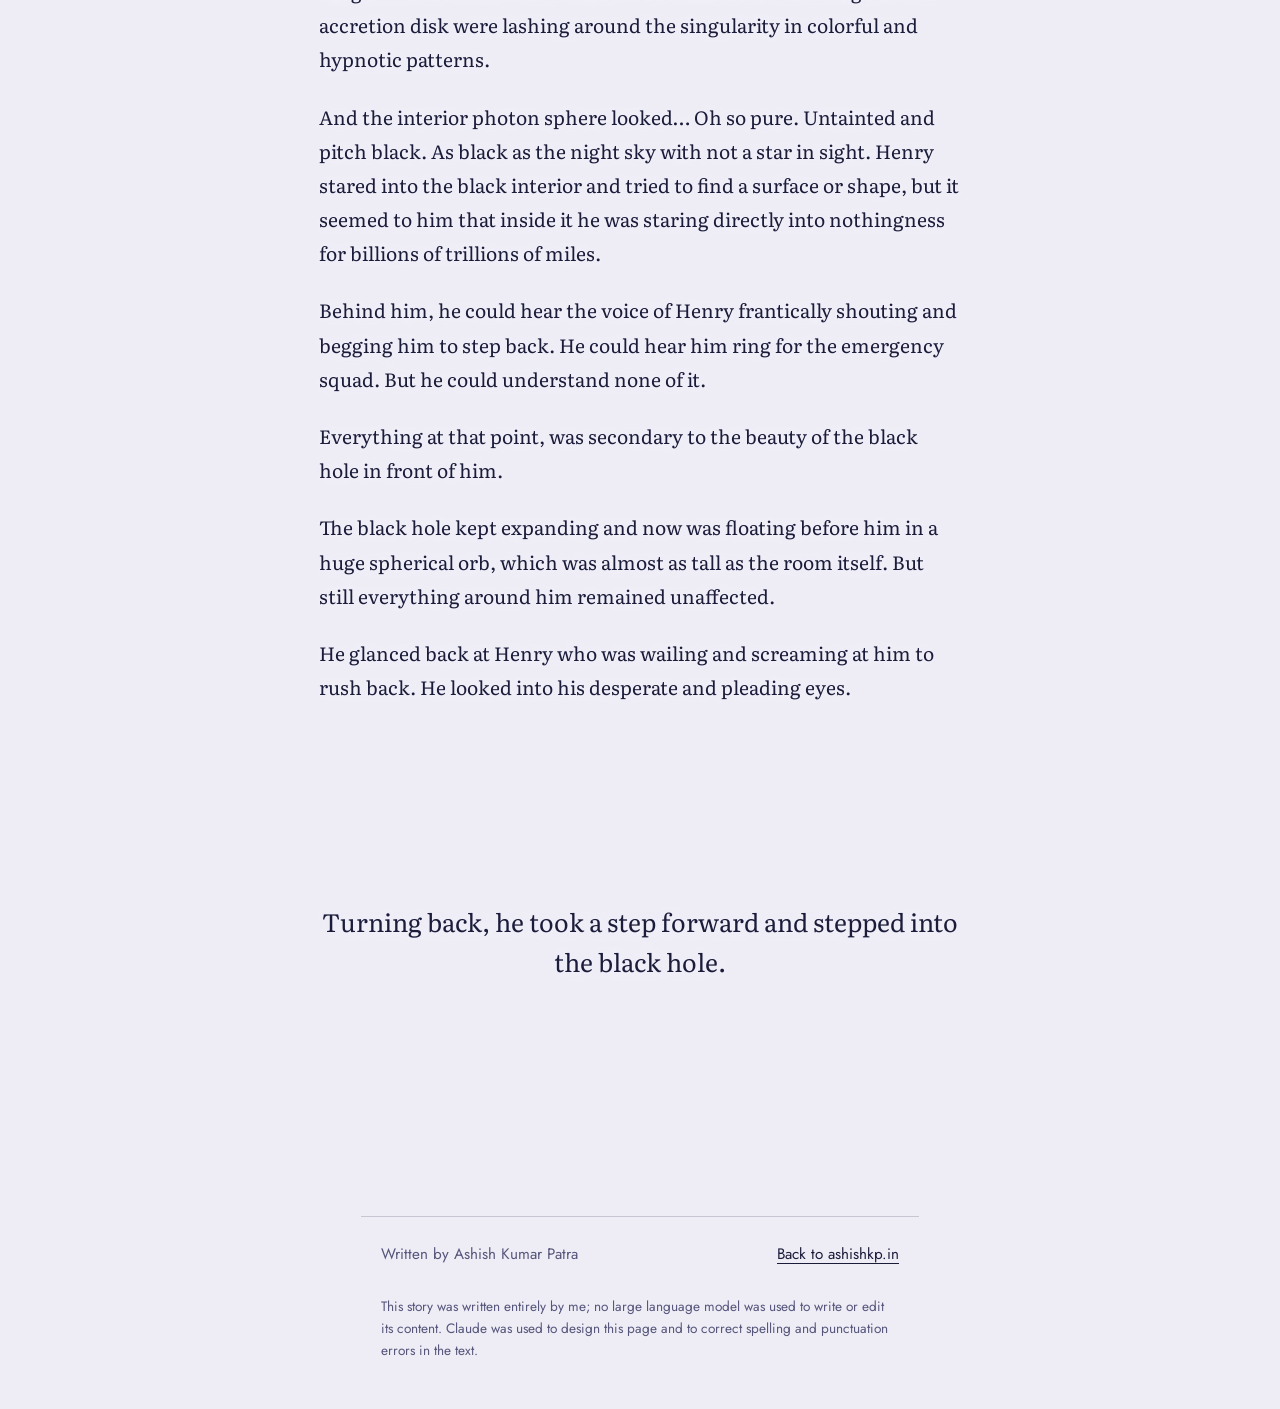
<file: articles/story_1.html>
<!DOCTYPE html>
<html lang="en">
<head>
    <meta charset="utf-8">
    <meta name="viewport" content="width=device-width, initial-scale=1">
    <title>Staring In · Ashish Kumar Patra</title>
    <meta name="description" content="A short story about a tiny black hole, a borrowed watch, and a glow that should not be there.">
    <meta name="author" content="Ashish Kumar Patra">
    <meta property="og:title" content="Staring In">
    <meta property="og:description" content="A short story about a tiny black hole, a borrowed watch, and a glow that should not be there.">
    <meta property="og:type" content="article">
    <meta name="theme-color" content="#14152e">

    <link rel="preconnect" href="https://fonts.googleapis.com">
    <link rel="preconnect" href="https://fonts.gstatic.com" crossorigin>
    <link href="https://fonts.googleapis.com/css2?family=Jost:wght@300;400;500&family=Literata:ital,opsz,wght@0,7..72,400;0,7..72,500;1,7..72,400&display=swap" rel="stylesheet">

    <script>
        // Apply the saved theme before first paint to avoid a flash.
        try {
            var saved = localStorage.getItem("theme");
            if (saved === "light" || saved === "dark") {
                document.documentElement.setAttribute("data-theme", saved);
            }
        } catch (e) {}
    </script>

    <style>
        :root {
            color-scheme: dark;
            --bg: #14152e;
            --ink: #e9e7f2;
            --muted: #a3a1bd;
            --rule: rgba(233, 231, 242, 0.18);
            --amber: #ffb454;
            --rose: #ff6b8a;
            --violet: #8f7bff;
            --teal: #4fd1c5;
        }

        :root[data-theme="light"] {
            color-scheme: light;
            --bg: #eeedf6;
            --ink: #1b1c3a;
            --muted: #55557a;
            --rule: rgba(27, 28, 58, 0.18);
            --amber: #e58a1f;
            --rose: #d6336c;
            --violet: #6c4bd8;
            --teal: #1b9aaa;
        }

        @media (prefers-color-scheme: light) {
            :root:not([data-theme]) {
                color-scheme: light;
                --bg: #eeedf6;
                --ink: #1b1c3a;
                --muted: #55557a;
                --rule: rgba(27, 28, 58, 0.18);
                --amber: #e58a1f;
                --rose: #d6336c;
                --violet: #6c4bd8;
                --teal: #1b9aaa;
            }
        }

        *, *::before, *::after { box-sizing: border-box; }

        html { -webkit-text-size-adjust: 100%; }

        body {
            margin: 0;
            background: var(--bg);
            color: var(--ink);
            font-family: "Literata", Georgia, "Times New Roman", serif;
            font-size: clamp(1.05rem, 1rem + 0.25vw, 1.2rem);
            line-height: 1.78;
            font-optical-sizing: auto;
            text-rendering: optimizeLegibility;
            -webkit-font-smoothing: antialiased;
            overflow-x: hidden;
        }

        /* ---------- The one memorable thing: the orb grows as you read ---------- */

        .orb {
            position: fixed;
            left: 50%;
            top: 44%;
            width: 100vmin;
            aspect-ratio: 1;
            z-index: 0;
            pointer-events: none;
            transform: translate(-50%, -50%) scale(calc(0.8 + var(--p, 0) * 1.05));
            opacity: calc(0.4 + var(--p, 0) * 0.4);
            will-change: transform, opacity;
        }

        .orb__glow,
        .orb__ring {
            position: absolute;
            border-radius: 50%;
        }

        .orb__glow {
            inset: -12%;
            background: radial-gradient(closest-side, transparent 50%, color-mix(in srgb, var(--rose) 38%, transparent) 60%, transparent 82%);
            filter: blur(28px);
        }

        .orb__ring {
            inset: 0;
            background: conic-gradient(var(--amber), var(--rose), var(--violet), var(--teal), var(--amber));
            -webkit-mask: radial-gradient(closest-side, transparent 50%, #000 56%, #000 60%, transparent 70%);
                    mask: radial-gradient(closest-side, transparent 50%, #000 56%, #000 60%, transparent 70%);
            filter: blur(1.5px);
            animation: spin 120s linear infinite;
        }

        @keyframes spin { to { transform: rotate(360deg); } }

        @media (prefers-reduced-motion: reduce) {
            .orb__ring { animation: none; }
        }

        /* ---------- Page chrome ---------- */

        .page { position: relative; z-index: 1; }

        .topbar {
            display: flex;
            justify-content: space-between;
            align-items: center;
            padding: 1.25rem clamp(1.25rem, 4vw, 2.5rem);
            font-family: "Jost", system-ui, sans-serif;
            font-size: 0.95rem;
        }

        .topbar a,
        .topbar button {
            color: var(--muted);
            text-decoration: none;
            background: none;
            border: 0;
            padding: 0.4rem 0.2rem;
            font: inherit;
            cursor: pointer;
            transition: color 0.2s;
        }

        .topbar a:hover,
        .topbar button:hover { color: var(--ink); }

        a:focus-visible,
        button:focus-visible {
            outline: 2px solid var(--amber);
            outline-offset: 3px;
            border-radius: 2px;
        }

        /* ---------- Hero ---------- */

        .hero {
            min-height: calc(100svh - 4.5rem);
            display: flex;
            flex-direction: column;
            justify-content: flex-end;
            align-items: center;
            text-align: center;
            padding: 0 1.25rem 12vh;
        }

        .context {
            margin: 0 0 1.5rem;
            max-width: 34ch;
            font-family: "Jost", system-ui, sans-serif;
            font-size: 1rem;
            line-height: 1.5;
            color: var(--muted);
            text-shadow: 0 0 0.7em var(--bg), 0 0 0.2em var(--bg);
        }

        .hero h1 {
            margin: 0;
            font-family: "Jost", system-ui, sans-serif;
            font-weight: 300;
            font-size: clamp(3.4rem, 14vw, 8.5rem);
            line-height: 1;
            letter-spacing: 0.06em;
            padding-left: 0.06em; /* optically balances the trailing letter-spacing */
        }

        .byline {
            margin: 1.6rem 0 0;
            display: flex;
            flex-wrap: wrap;
            justify-content: center;
            gap: 0.25rem 1.5rem;
            font-family: "Jost", system-ui, sans-serif;
            font-size: 1rem;
            color: var(--muted);
        }

        /* ---------- Story text ---------- */

        .story {
            max-width: 62ch;
            margin: 0 auto;
            padding: 6vh 1.25rem 0;
            text-align: left;
        }

        .story p {
            margin: 0 0 1.2em;
            hyphens: manual;
            text-shadow: 0 0 0.7em var(--bg), 0 0 0.2em var(--bg);
        }

        .story em { font-style: italic; }

        .story p.last {
            margin-top: 22vh;
            margin-bottom: 0;
            font-size: 1.3em;
            line-height: 1.6;
            text-align: center;
        }

        /* ---------- Footer ---------- */

        .footer {
            max-width: 62ch;
            margin: 26vh auto 0;
            padding: 1.5rem 1.25rem 3rem;
            border-top: 1px solid var(--rule);
            font-family: "Jost", system-ui, sans-serif;
            font-size: 0.95rem;
            color: var(--muted);
            display: flex;
            justify-content: space-between;
            gap: 1rem;
            flex-wrap: wrap;
        }

        .footer a { color: var(--ink); text-underline-offset: 0.25em; }

        .footnote {
            flex-basis: 100%;
            margin: 0.75rem 0 0;
            font-size: 0.85rem;
            line-height: 1.6;
        }

        @media print {
            .orb, .topbar button { display: none; }
            body { background: #fff; color: #000; }
            .story p { text-shadow: none; }
        }
    </style>
</head>

<body>
    <div class="orb" aria-hidden="true">
        <div class="orb__glow"></div>
        <div class="orb__ring"></div>
    </div>

    <div class="page">
        <nav class="topbar">
            <a href="/">ashishkp.in</a>
            <button type="button" id="theme-toggle" aria-label="Switch colour theme">Light mode</button>
        </nav>

        <header class="hero">
            <p class="context">Written for a sci-fi writing competition held at WCC, Chennai, in 2017.</p>
            <h1>Staring In</h1>
            <p class="byline">
                <span>by Ashish Kumar Patra</span>
                <span id="reading-time"></span>
            </p>
        </header>

        <main>
            <article class="story" id="story">
                <p>Dr. Henry was in a hurry as he rushed into the teleporter and slid his card into the prompter as the door slid slowly closing him off from the outer street.</p>

                <p>The automated voice prompted him about the sudden uneasiness that his body will face due to the granulation of his molecules in the first few seconds. Though Dr. Henry would never admit it to anyone, he liked the feeling of mild disorientation and lack of cognition as it gave him a bit of a rush.</p>

                <p>The teleporter gave a slight ding after the contamination removal process and whirred very mildly. He had a fleeting thought about the message he had received from Dr. Forder and the sense of urgency it showed. <em>Why would Fordy send him a message like that?</em></p>

                <p>He ran his hands on the folds of his pants smoothing the already perfect fabric absent-mindedly. The middle-aged man gulped, and closed his eyes in anticipation for the feeling to come.</p>

                <p>Henry felt a sudden pang in his lungs like the air was sucked out of it, and a jolt in his heart, followed very quickly by a slight light headedness. In his head, he envisioned himself being disintegrated into the bare molecules that constituted him and his information being sent to his destination in the speed of light.</p>

                <p>Even though the teleporter had been a fully functioning machine used by the civilians for the past almost 40 years, he always got a kick by thinking about the way the information about the position and function of each molecule of his body, got transmitted as an electromagnetic wave, zooming past space and letting him reach the space observatory satellite orbiting the planet from which he began.</p>

                <p>The journey took mere seconds, and he was already thousands of kilometers away from the street in his hometown, where he entered into the teleporter. It was usual for the teleported individual to forget the recent events that transpired, but Henry being a frequent traveller had gotten used to such things.</p>

                <p>As Henry exited the teleporter into the Observatory the artificial gravity in the teleporter was turned off and he whisked into the corridor pushing the provided hand railing and went into the decontamination room. <em>This better be something good, Fordy</em>, he thought to himself.</p>

                <p>Dr. Henry was greeted by the other scientists at the Observatory. Being a veteran in the field of quantum gravity and the thorough researcher, he had easily got an associate professor job in the prestigious KFG University. He had a natural charisma which attracted his colleagues and students alike towards him. He had a charming and eloquent personality, quite infrequent a trait for the people in the field of physics.</p>

                <p>He didn’t bother to knock before entering the laboratory of Dr. Forder. He slid his card in the door key card reader. The artificial gravity in the room pulled him down, gently at the entrance and he braced for impact. He landed with a gentle thud on his feet. The door closed and locked automatically behind him.</p>

                <p>He was immediately repulsed by the lack of any sense of tidiness as mechanical parts of all sizes were scattered about the floor. He walked to Dr. Forder who was hunched over a keyboard peering into the monitor through his thick glasses. (<em>Still an old fashioned chap who preferred the ancient spectacles over the AI contact lenses</em>, Henry thought.)</p>

                <p>Never one for socialising, he had preferred to spend time musing over the hard questions about the universe, and pondering over his hypotheses and testing them. He had no substantial finding under his name, as Dr. Henry had, but he was least worried about it.</p>

                <p>His recent fascination was in the field of string theory and special relativity. Forder was known for his unabashed love for the field and carefreeness. One month you’d find him solving problems about quantum computing the other he’d be getting his hands dirty trying to create a small scale cyclotron from scratch.</p>

                <p>“What is it Fordy?” asked Henry and he knew it had something to do with the abomination sitting in the middle of the room, connected to high voltage power sources through an intricate web of wires. At a first glance, one would think that it looked like an empty giant cylindrical aquarium, about a metre in radius and two metres tall, but with wires hanging around it.</p>

                <p>“Henry, it works… I think.” shrugged Forder as he slumped back into his seat and rubbed his eyes. Henry noticed the lack of sleep from his swollen and red eyes, and sighed.</p>

                <p>Suddenly, Forder jumped from his seat and spread his hand out in front of Henry as if asking for something. “Give me your watch.” he said with a glint in his eye and a mischievous grin.</p>

                <p><em>This was very much unlike the Fordy I know</em>, thought Henry. “First tell me, what is that?” asked Henry, pointing at the device. His other hand reached toward his watch as he unlatched it and waited for Fordy’s response before handing him over his watch.</p>

                <p>“Well, I’d rather show than tell.” he asked as he curled and uncurled his fingers suggesting that he was growing impatient. Henry gave him the watch he was wearing and immediately Forder started examining it and smiled. “Good” he murmured as he pressed a few times on the touch monitor. “Quite an expensive model you have here, it allows one to see the time all the way down to the microseconds.” chuckled Forder.</p>

                <p>“That is useless information for us, but the data can tell a lot of things about the wearer, like the minute inconsistencies in the heart rate, or the slightest change in the blood pressure… also you know that I’m a sucker for these type of gadgets.”</p>

                <p>He connected the watch to his computer through the wifi and synced the time on his computer with the watch.</p>

                <p>“Well it’s good enough for me now.” said Forder as he rushed to the machine and walked behind it to a step ladder. Henry noticed the very warped image of Forder and the ladder through the cylindrical glass container as he stepped on to it and dropped his watch into a tiny compartment atop the machine. “How thick is the glass anyway?” asked Henry curiously.</p>

                <p>“Around 10 inches, any thinner and it would just crumble when I turn it on. And it is a polymaterial with more carbon fiber than glass. Very strong stuff.” spoke Forder as he got down from the ladder and walked back to the computer. He pulled a pair of hard tinted glasses from a drawer and handed them to Henry, as he wore another pair of glasses lying on the table, after dropping his thick spectacles onto the table.</p>

                <p>“I swear Fordy, that watch is expensive, if something happens to it…” Henry began as he wore the glasses. Forder hushed him and clicked a button on the keyboard. There was a sudden blinding light at the very center of the glass cylinder for a very short time.</p>

                <p>“Ok, now let’s see” said Forder replacing his spectacles as he rushed to the ladder, got onto it and retrieved the watch. He looked at it and started beaming. He came back and showed it to Henry like a child showing a drawing they made to their parent.</p>

                <p>“What?” asked Henry, and Forder replied, “What’s the time on your watch?”. Henry gasped suddenly before even looking at the time, and shot a sharp stare at Forder. He looked at the time on his watch and compared it with the time displayed in Forder’s computer.</p>

                <p>He gasped again. “How?” he asked silently almost to himself, as he grabbed the watch from Forder’s hand and peered at it and the computer screen and back again.</p>

                <p>“You know how big the Earth would be if it were a blackhole? A few centimetres, right?” asked Forder as he looked at Henry’s surprised face. “1.76 centimetres in diameter, yes.” said Henry.</p>

                <p>“What about a planet a few kilometers across? About 14.7 kilometres in radius to be exact? Of course it would no longer be classified as a planet… But it would be a blackhole whose size would be more or less the size of an hydrogen atom.”</p>

                <p>“The first problem was in creating the perfect type of artificial gravity generators within the container, they are lined at the top and the bottom of it. And the second one, which was the hardest, was to create a stable singularity, stable enough for a few nanoseconds at least.” whirred away Dr. Forder as he sat on his desk and looked at the monitor. He had a look of achievement on his face.</p>

                <p>“So you’re saying you created a singularity the size of a freaking atom, and somehow brought my watch to its vicinity, which led to the time dilation of what…” paused Henry as he looked at his watch and the monitor, and did the mental calculation in his head and continued, “a minute and thirty three seconds approximately.”</p>

                <p>“Precisely so. That compartment I placed your watch in, was attached to a contraption which allowed it to fall all the way to the center of the box, exactly as the blackhole disappears. A few nanoseconds before, and your watch would have crossed the event horizon of the tiny black hole. Look, I’d rather not bore you with the details of the engineering aspects of the device, but you just saw that it worked.”</p>

                <p>Henry was in a state of shock, and preferred not to reply as he took some time to let the events he witnessed sink into his brain. <em>This is TIME TRAVEL</em>, he thought. <em>Well, at least in its infancy. One baby step at a time.</em> But this was substantial. Not only had Forder created a tiny black hole he had used it to “push” an object forward in time, but…</p>

                <p>“I have a doubt, Fordy. That close to the black hole my watch would have been torn apart and also your compartment. A few centimeters difference can lead to very different magnitude of forces.” reasoned Henry.</p>

                <p>“Yeah, that is true. But within the compartment and its bottom layer, there are linings of artificial gravity generators which smoothen out the gravitational field and send it evenly inside. The bottom of the box survives because it is made of the strongest graphene. Also, we are talking mere nanoseconds here. The onset and offset of the field takes up almost 80% of the few nanoseconds. By the time the material gets stretched out even slightly, it has already stopped experiencing the force.”</p>

                <p>“But yes” continued Forder, “each two or three times, I replace the bottom layer because pieces of it get pulled into the black hole. I started with radioactive material, to calculate the time dilation, by measuring the decay and all that, but the change was so drastic I switched to pocket sized atomic clocks and now this…” and he continued on and on, as Henry sat in deep thought.</p>

                <p>Henry suddenly spoke in a fast and hushed tone, as if someone was overhearing them, “You need to inform the board about this. This is quite dangerous an endeavour. The singularity you create could become unstable and expand…”</p>

                <p>Forder cut off Henry mid-conversation, saying “Well, what happened until now, is the exact opposite”. “You stop giving it juice, and the singularity disappears. We must not forget that there is no real mass in the black hole, but it is generated externally using all these.” continued Forder as he pointed at the power sources at the corner of the room.</p>

                <p>“Still, something of this sort… When did you even create all this?” retorted Henry.</p>

                <p>“The outer container was easier to procure. The nuclear physicists and engineers have a lot of these sort of containers lying about. The rest took about two weeks to make. As I said, it is very unstable as of yet and drinks up a lot of power, about enough to power ten or so rooms on this satellite to run even once.”</p>

                <p>Henry listened in silence. His gaze turned suddenly to the machine, where he thought he noticed a glow within the container. He dismissed it as a mere illusion, and turned to Forder. But then he noticed that the glow became brighter.</p>

                <p>“Fordy, Fordy— why is it still running?” he asked. Forder dismissively replied, “No, it’s not. I haven’t even turned it—” he stopped abruptly as he too noticed the glow within the container.</p>

                <p>He rushed near the container and peered into it as he pressed his forehead into the transparent carbon fiber exterior. “Hey Fordy, get back you idiot, it’s too dangerous”. shouted Henry from behind.</p>

                <p>“It’s impossible.” said Forder in a calm tone. The glow became brighter and he stepped back in horror. He shielded his eyes, and peered through the tiny crevasses between his fingers.</p>

                <p>The first thing to be pulled in was the compartment. The contraption holding it at the top of the container snapped suddenly and the compartment suddenly fell into, and disappeared into the tiny but bright orb in the center of the container.</p>

                <p>Next the carbon fibre interior started cracking up slowly. It started twisting and bulging inwards. The transparent cylindrical exterior succumbed to the extreme force within it and started tearing apart.</p>

                <p>Both Henry and Forder watched in silent horror as the orb became brighter and brighter. A large chunk of the container caved in and seemingly disappeared into the orb, the overhanging wires followed shortly.</p>

                <p>Now, the blackhole was naked and only a few metres away from Forder. Though he couldn’t feel the pull of the tiny black hole his skin felt a strange heat wherever it was exposed to the orb’s light.</p>

                <p>The orb expanded further in size. Now one could clearly discern the exterior accretion disk and the pitch black photon sphere within.</p>

                <p>What was extremely strange was that Forder still stood unfazed and neither were the other objects around him pulled into the black hole. The orb expanded further until it encompassed the whole size of the broken container.</p>

                <p>For the first time in his life, Forder realized that he had seen something so beautiful. No longer blinded by the light, he removed his glasses and threw them aside. The brilliant streaks of light in the accretion disk were lashing around the singularity in colorful and hypnotic patterns.</p>

                <p>And the interior photon sphere looked… Oh so pure. Untainted and pitch black. As black as the night sky with not a star in sight. Henry stared into the black interior and tried to find a surface or shape, but it seemed to him that inside it he was staring directly into nothingness for billions of trillions of miles.</p>

                <p>Behind him, he could hear the voice of Henry frantically shouting and begging him to step back. He could hear him ring for the emergency squad. But he could understand none of it.</p>

                <p>Everything at that point, was secondary to the beauty of the black hole in front of him.</p>

                <p>The black hole kept expanding and now was floating before him in a huge spherical orb, which was almost as tall as the room itself. But still everything around him remained unaffected.</p>

                <p>He glanced back at Henry who was wailing and screaming at him to rush back. He looked into his desperate and pleading eyes.</p>

                <p class="last">Turning back, he took a step forward and stepped into the black hole.</p>
            </article>
        </main>

        <footer class="footer">
            <span>Written by Ashish Kumar Patra</span>
            <a href="/">Back to ashishkp.in</a>
            <p class="footnote">This story was written entirely by me; no large language model was used to write or edit its content. Claude was used to design this page and to correct spelling and punctuation errors in the text.</p>
        </footer>
    </div>

    <script>
        (function () {
            var root = document.documentElement;

            // Reading time, computed from the story text.
            var words = document.getElementById("story").innerText.trim().split(/\s+/).length;
            var minutes = Math.max(1, Math.round(words / 230));
            document.getElementById("reading-time").textContent = minutes + " min read";

            // Scroll progress drives the orb (see --p in the CSS).
            var ticking = false;
            function update() {
                var max = document.documentElement.scrollHeight - window.innerHeight;
                var p = max > 0 ? Math.min(1, Math.max(0, window.scrollY / max)) : 0;
                root.style.setProperty("--p", p.toFixed(4));
                ticking = false;
            }
            window.addEventListener("scroll", function () {
                if (!ticking) { ticking = true; requestAnimationFrame(update); }
            }, { passive: true });
            window.addEventListener("resize", update);
            update();

            // Theme toggle.
            var btn = document.getElementById("theme-toggle");
            function current() {
                var set = root.getAttribute("data-theme");
                if (set) return set;
                return window.matchMedia("(prefers-color-scheme: light)").matches ? "light" : "dark";
            }
            function label() {
                btn.textContent = current() === "dark" ? "Light mode" : "Dark mode";
            }
            btn.addEventListener("click", function () {
                var next = current() === "dark" ? "light" : "dark";
                root.setAttribute("data-theme", next);
                try { localStorage.setItem("theme", next); } catch (e) {}
                label();
            });
            label();
        })();
    </script>
</body>
</html>
</file>
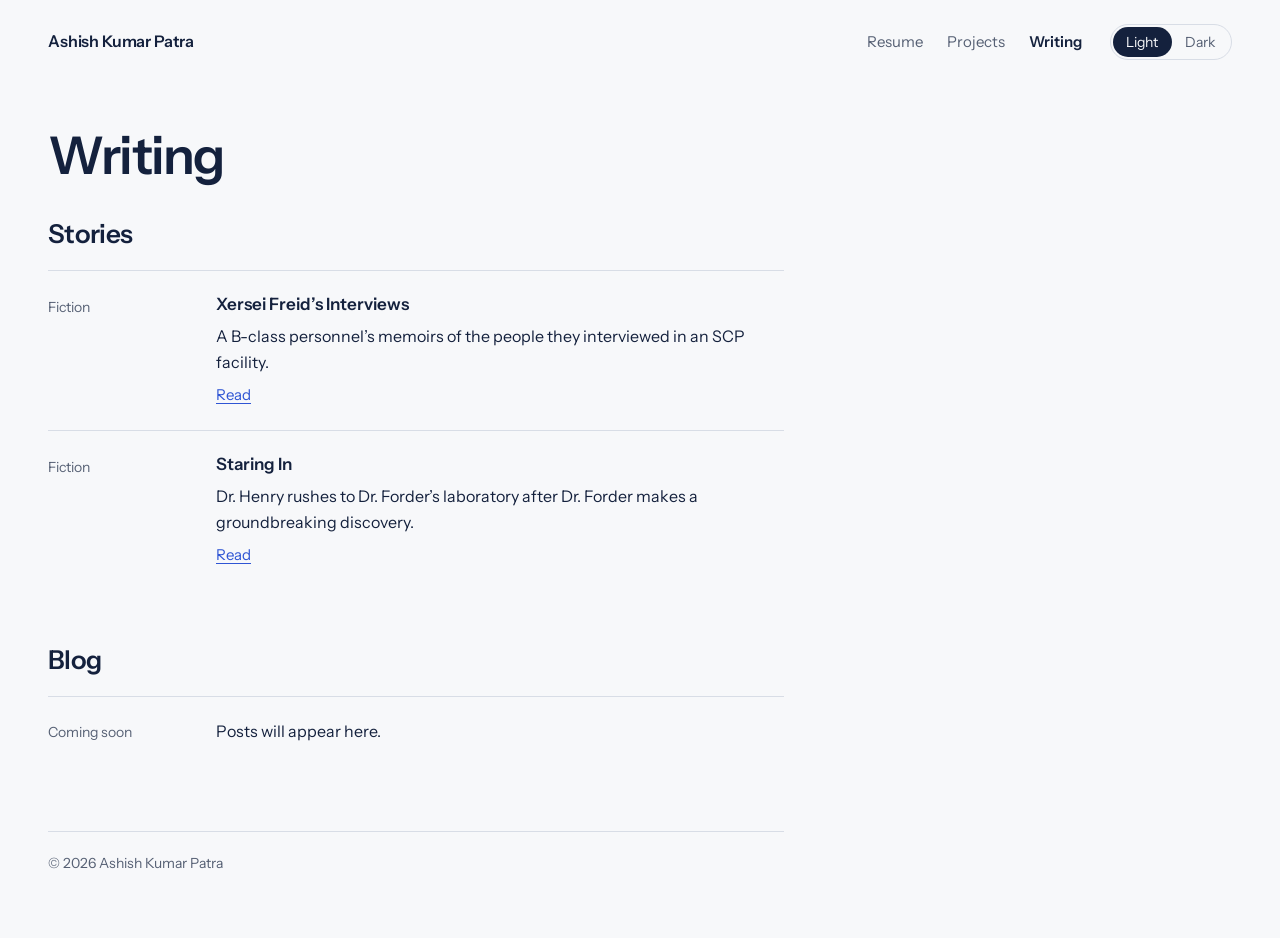
<file: articles/writing.html>
<!DOCTYPE html>
<html lang="en">
<head>
  <meta charset="utf-8">
  <meta name="viewport" content="width=device-width, initial-scale=1">
  <title>Writing | Ashish Kumar Patra</title>
  <meta name="description" content="Stories and blog posts by Ashish Kumar Patra.">
  <meta name="color-scheme" content="light dark">
  <meta property="og:title" content="Writing | Ashish Kumar Patra">
  <meta property="og:description" content="Stories and blog posts by Ashish Kumar Patra.">
  <meta property="og:type" content="website">
  <meta property="og:url" content="https://ashishkp.in/articles/writing.html">
  <script src="../assets/site.js"></script>
  <link rel="icon" href="data:image/svg+xml,%3Csvg xmlns='http://www.w3.org/2000/svg' viewBox='0 0 64 64'%3E%3Crect width='64' height='64' rx='14' fill='%232F55D4'/%3E%3Ctext x='32' y='45' font-family='Georgia,serif' font-size='40' text-anchor='middle' fill='white'%3EA%3C/text%3E%3C/svg%3E">
  <link rel="preconnect" href="https://fonts.googleapis.com">
  <link rel="preconnect" href="https://fonts.gstatic.com" crossorigin>
  <link href="https://fonts.googleapis.com/css2?family=Instrument+Sans:ital,wght@0,400..700;1,400..700&display=swap" rel="stylesheet">
  <link rel="stylesheet" href="../assets/style.css">
</head>

<body>
  <a class="skip" href="#main">Skip to content</a>

  <header class="top">
    <a class="home" href="../index.html">Ashish Kumar Patra</a>
    <div class="top-right">
      <nav aria-label="Pages">
        <ul>
          <li><a href="resume.html">Resume</a></li>
          <li><a href="projects.html">Projects</a></li>
          <li><a href="writing.html" aria-current="page">Writing</a></li>
        </ul>
      </nav>
      <div class="theme" role="group" aria-label="Colour theme">
        <button type="button" data-theme-choice="light" aria-pressed="false">Light</button>
        <button type="button" data-theme-choice="dark" aria-pressed="false">Dark</button>
      </div>
    </div>
  </header>

  <div class="page">
    <main id="main">
      <h1 class="title">Writing</h1>

      <section id="stories" aria-labelledby="h-stories">
        <h2 id="h-stories">Stories</h2>
<article class="entry">
          <p class="when">Fiction</p>
          <div class="what">
            <h3>Xersei Freid&rsquo;s Interviews</h3>
            <p class="summary">A B-class personnel&rsquo;s memoirs of the people they interviewed in an SCP facility.</p>
            <p class="links"><a href="scp_3049.html">Read</a></p>
          </div>
        </article>

<article class="entry">
          <p class="when">Fiction</p>
          <div class="what">
            <h3>Staring In</h3>
            <p class="summary">Dr. Henry rushes to Dr. Forder&rsquo;s laboratory after Dr. Forder makes a groundbreaking discovery.</p>
            <p class="links"><a href="story_1.html">Read</a></p>
          </div>
        </article>
      </section>

      <section id="blog" aria-labelledby="h-blog">
        <h2 id="h-blog">Blog</h2>
        <article class="entry">
          <p class="when">Coming soon</p>
          <div class="what">
            <p class="summary" style="margin-top:0">Posts will appear here.</p>
          </div>
        </article>
      </section>

      <footer>
        &copy; 2026 Ashish Kumar Patra
      </footer>
    </main>
  </div>
</body>
</html>
</file>
<file: assets/style.css>
:root {
  --ground: #F7F8FA;
  --ink: #14213D;
  --muted: #566074;
  --rule: #D8DDE6;
  --accent: #2F55D4;
  --sans: 'Instrument Sans', system-ui, -apple-system, 'Segoe UI', sans-serif;
}

:root { color-scheme: light; }

:root[data-theme="dark"] {
  color-scheme: dark;
  --ground: #0E1423;
  --ink: #E6EAF3;
  --muted: #9AA5BC;
  --rule: #242E48;
  --accent: #8EA6FF;
}

@media (prefers-color-scheme: dark) {
  :root:not([data-theme="light"]) {
    color-scheme: dark;
    --ground: #0E1423;
    --ink: #E6EAF3;
    --muted: #9AA5BC;
    --rule: #242E48;
    --accent: #8EA6FF;
  }
}

*, *::before, *::after { box-sizing: border-box; }

html { scroll-behavior: smooth; scroll-padding-top: 2rem; }
@media (prefers-reduced-motion: reduce) { html { scroll-behavior: auto; } }

body {
  margin: 0;
  background: var(--ground);
  color: var(--ink);
  font-family: var(--sans);
  font-size: 1rem;
  line-height: 1.6;
  -webkit-font-smoothing: antialiased;
}

a { color: var(--accent); text-decoration-thickness: 1px; text-underline-offset: 0.2em; }
a:hover { text-decoration-thickness: 2px; }
a:focus-visible, button:focus-visible {
  outline: 2px solid var(--accent);
  outline-offset: 3px;
  border-radius: 2px;
}

.skip {
  position: absolute; left: -999px; top: 0.5rem;
  background: var(--ink); color: var(--ground);
  padding: 0.5rem 0.75rem; z-index: 10;
}
.skip:focus { left: 0.5rem; }

/* ---------- Theme switch ---------- */
.theme {
  display: inline-flex;
  padding: 2px;
  border: 1px solid var(--rule);
  border-radius: 999px;
}
.theme button {
  margin: 0;
  padding: 0.25rem 0.85rem;
  border: 0;
  border-radius: 999px;
  background: transparent;
  color: var(--muted);
  font: inherit;
  font-size: 0.875rem;
  cursor: pointer;
}
.theme button:hover { color: var(--ink); }
.theme button[aria-pressed="true"] { background: var(--ink); color: var(--ground); }

/* ---------- Landing page ---------- */
.landing {
  position: relative;
  max-width: none;
  min-height: 100vh;
  min-height: 100dvh;
  display: flex;
  flex-direction: column;
  justify-content: center;
  padding: 5rem clamp(1.25rem, 6vw, 6rem);
}
.landing .theme {
  position: absolute;
  top: 1.5rem;
  right: clamp(1.25rem, 4vw, 3rem);
}
.landing h1 {
  margin: 0;
  font-weight: 600;
  font-size: clamp(2.75rem, 7.5vw, 6.5rem);
  line-height: 1;
  letter-spacing: -0.045em;
  text-wrap: balance;
}
.landing nav ul {
  display: flex;
  flex-wrap: wrap;
  gap: 0.5rem 2.25rem;
  margin: clamp(1.75rem, 4vw, 3rem) 0 0;
  padding: 0;
  list-style: none;
  font-size: 1.125rem;
}
.landing nav a {
  color: var(--ink);
  text-decoration: none;
  padding-bottom: 0.15rem;
  border-bottom: 1px solid var(--rule);
}
.landing nav a:hover { color: var(--accent); border-bottom-color: var(--accent); }

/* ---------- Top bar (inner pages) ---------- */
.top {
  display: flex;
  flex-wrap: wrap;
  align-items: center;
  justify-content: space-between;
  gap: 0.75rem 2rem;
  max-width: 80rem;
  margin: 0 auto;
  padding: 1.5rem clamp(1.25rem, 4vw, 3rem);
}
.home {
  color: var(--ink);
  font-weight: 600;
  letter-spacing: -0.01em;
  text-decoration: none;
}
.top-right { display: flex; flex-wrap: wrap; align-items: center; gap: 0.75rem 1.75rem; }
.top-right ul { display: flex; gap: 1.5rem; margin: 0; padding: 0; list-style: none; }
.top-right a { color: var(--muted); text-decoration: none; font-size: 0.9375rem; }
.top-right a:hover { color: var(--ink); }
.top-right a[aria-current="page"] { color: var(--ink); font-weight: 600; }

/* ---------- Inner page frame ---------- */
.page {
  max-width: 80rem;
  margin: 0 auto;
  padding: clamp(1.5rem, 5vh, 3rem) clamp(1.25rem, 4vw, 3rem) 4rem;
}

.title {
  margin: 0 0 clamp(1.75rem, 4vh, 2.75rem);
  font-weight: 600;
  font-size: clamp(2.25rem, 4.5vw, 3.25rem);
  line-height: 1.05;
  letter-spacing: -0.035em;
}

.layout {
  display: grid;
  grid-template-columns: minmax(12rem, 15rem) minmax(0, 1fr);
  column-gap: clamp(2rem, 6vw, 5rem);
}

.side {
  position: sticky;
  top: 2rem;
  align-self: start;
  max-height: calc(100vh - 4rem);
  max-height: calc(100dvh - 4rem);
  overflow-y: auto;
  display: flex;
  flex-direction: column;
  gap: 2rem;
  padding-top: 0.5rem;
}

.nav { display: flex; flex-direction: column; gap: 0.1rem; margin: 0; padding: 0; list-style: none; }
.nav a {
  display: inline-block;
  padding: 0.2rem 0;
  color: var(--muted);
  text-decoration: none;
  font-size: 0.9375rem;
}
.nav a:hover { color: var(--ink); }
.nav a[aria-current="true"] { color: var(--ink); font-weight: 600; }
.nav a[aria-current="true"]::before {
  content: "";
  display: inline-block;
  width: 1.25rem; height: 2px;
  margin-right: 0.6rem;
  vertical-align: middle;
  background: var(--accent);
}

.contact { margin: 0; padding: 0; list-style: none; font-size: 0.9375rem; }
.contact li + li { margin-top: 0.3rem; }
.contact .cv { margin-top: 0.9rem; font-weight: 600; }

main { max-width: 46rem; }

.lede {
  margin: 0;
  font-weight: 500;
  font-size: clamp(1.3rem, 2vw, 1.625rem);
  line-height: 1.4;
  letter-spacing: -0.015em;
  text-wrap: pretty;
}
.about p:not(.lede) { margin: 1.25rem 0 0; color: var(--muted); max-width: 38rem; }

section { padding-top: 3.5rem; }
main > section:first-of-type { padding-top: 0; }

h2 {
  margin: 0 0 1.25rem;
  font-weight: 600;
  font-size: 1.625rem;
  line-height: 1.15;
  letter-spacing: -0.025em;
}

.entry {
  display: grid;
  grid-template-columns: 8.5rem minmax(0, 1fr);
  column-gap: 2rem;
  padding: 1.4rem 0;
  border-top: 1px solid var(--rule);
}
.when {
  margin: 0.15rem 0 0;
  color: var(--muted);
  font-size: 0.875rem;
  font-variant-numeric: tabular-nums;
}
h3 { margin: 0; font-size: 1.0625rem; font-weight: 600; line-height: 1.35; text-wrap: balance; }
h3 a { color: var(--ink); text-decoration-color: var(--rule); }
h3 a:hover { color: var(--accent); text-decoration-color: currentColor; }
.where { margin: 0.15rem 0 0; color: var(--muted); }
.meta { margin: 0.35rem 0 0; color: var(--muted); font-size: 0.9375rem; }
.meta strong { color: var(--ink); font-weight: 600; }
.summary { margin: 0.5rem 0 0; max-width: 38rem; }

.what ul { margin: 0.75rem 0 0; padding-left: 1.1rem; max-width: 40rem; }
.what li { margin-top: 0.45rem; padding-left: 0.2rem; }
.what li::marker { color: var(--muted); }

.tag {
  display: inline-block;
  margin-left: 0.5rem;
  padding: 0 0.5rem;
  border: 1px solid var(--rule);
  border-radius: 999px;
  color: var(--muted);
  font-size: 0.8125rem;
  font-weight: 500;
  vertical-align: 0.1em;
}

.links { margin: 0.5rem 0 0; font-size: 0.9375rem; }
.links a + a { margin-left: 1rem; }

footer {
  margin-top: 4rem;
  padding-top: 1.25rem;
  border-top: 1px solid var(--rule);
  color: var(--muted);
  font-size: 0.875rem;
}

/* ---------- Narrow screens ---------- */
@media (max-width: 62rem) {
  .layout { grid-template-columns: 1fr; }
  .side { position: static; max-height: none; overflow: visible; gap: 1.5rem; margin-bottom: 2.5rem; }
  .nav { flex-direction: row; flex-wrap: wrap; gap: 0.25rem 1.25rem; }
  .nav a[aria-current="true"]::before { display: none; }
}

@media (max-width: 40rem) {
  .entry { grid-template-columns: 1fr; row-gap: 0.35rem; }
  .when { margin: 0; }
  section { padding-top: 3rem; }
}
</file>
